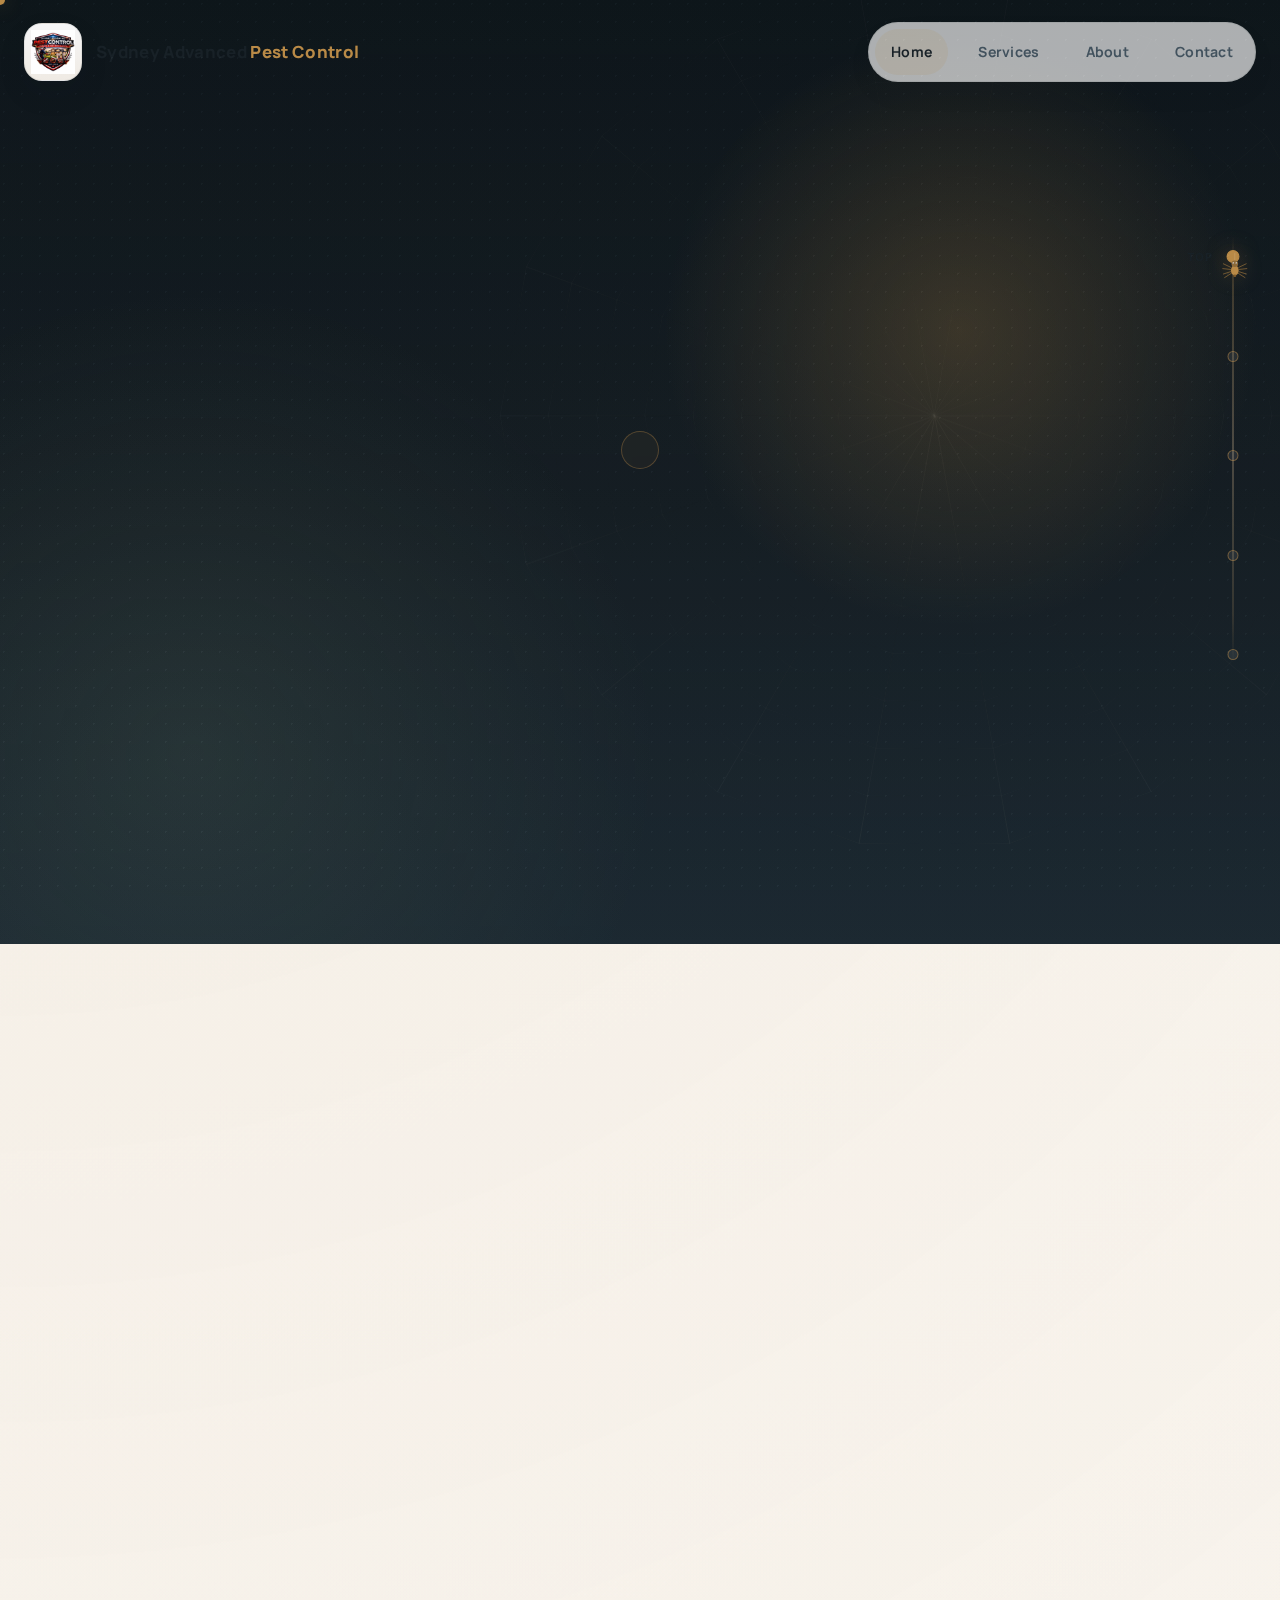
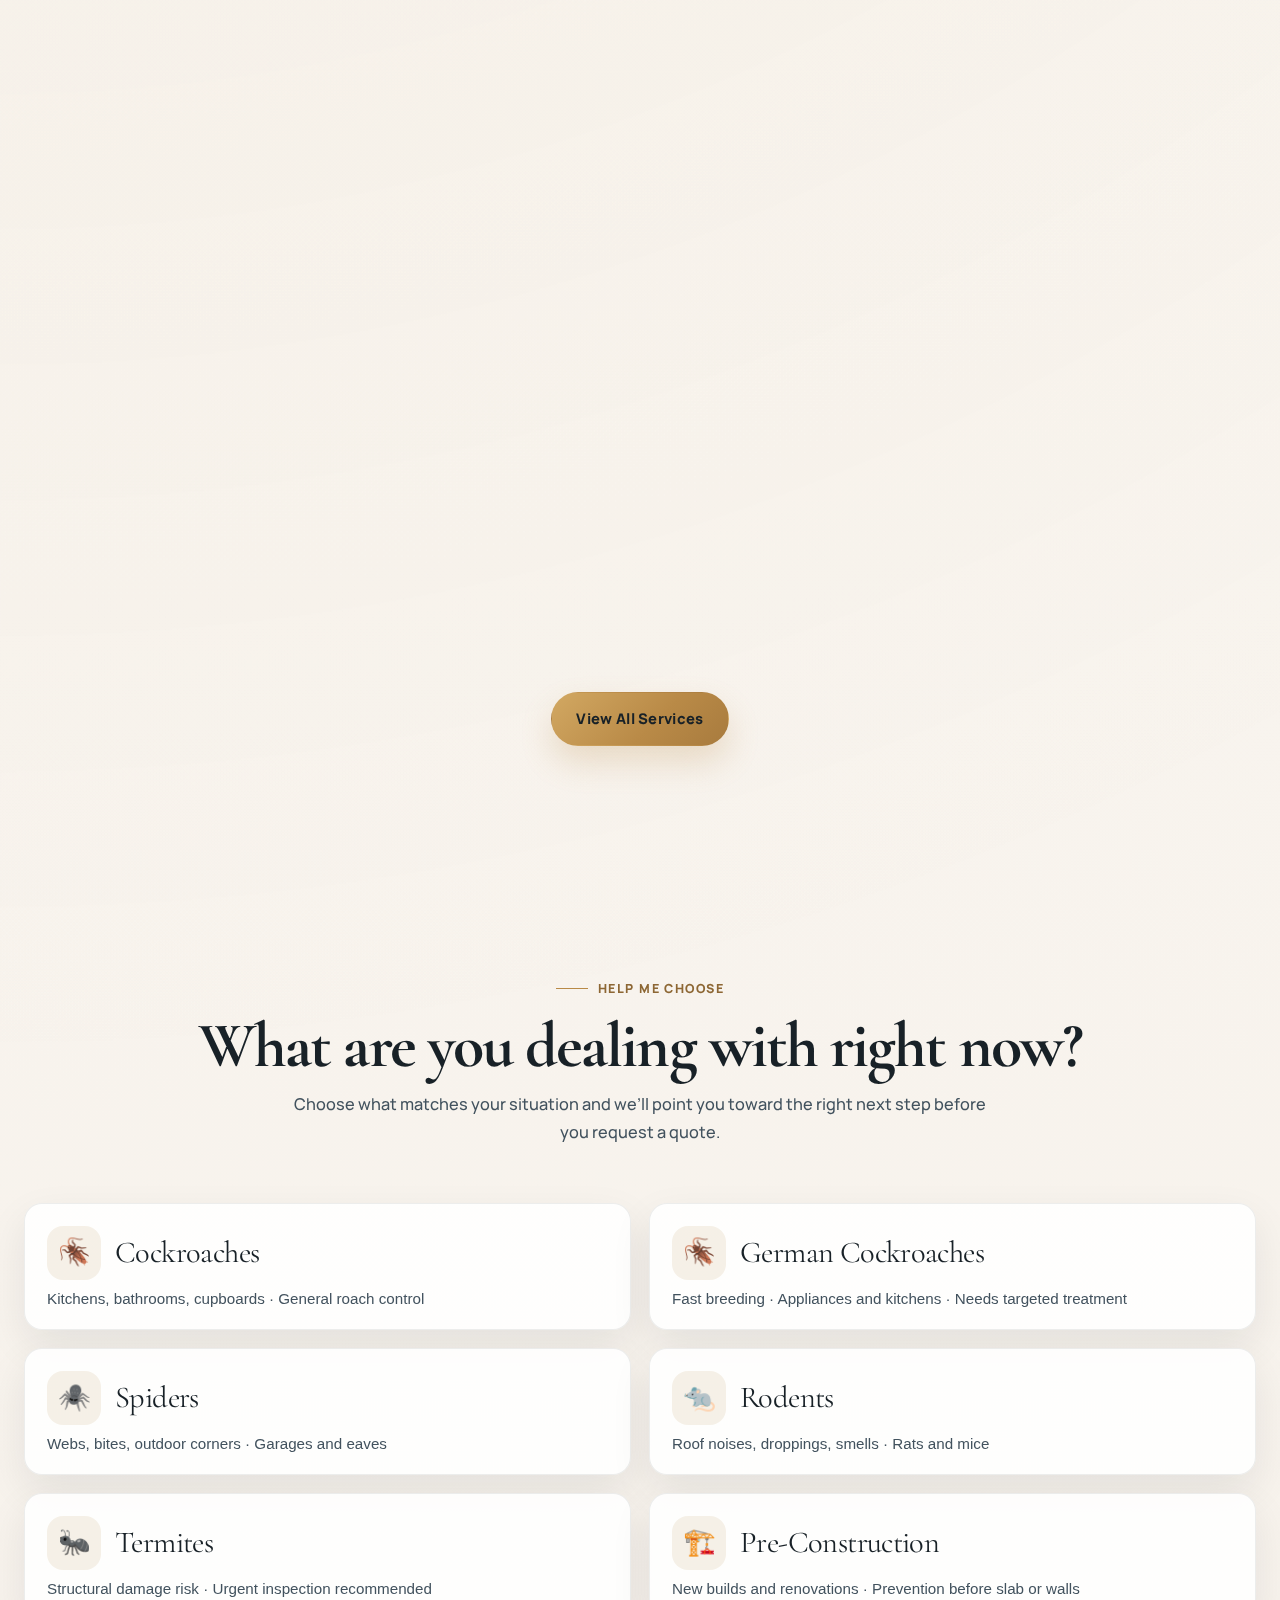
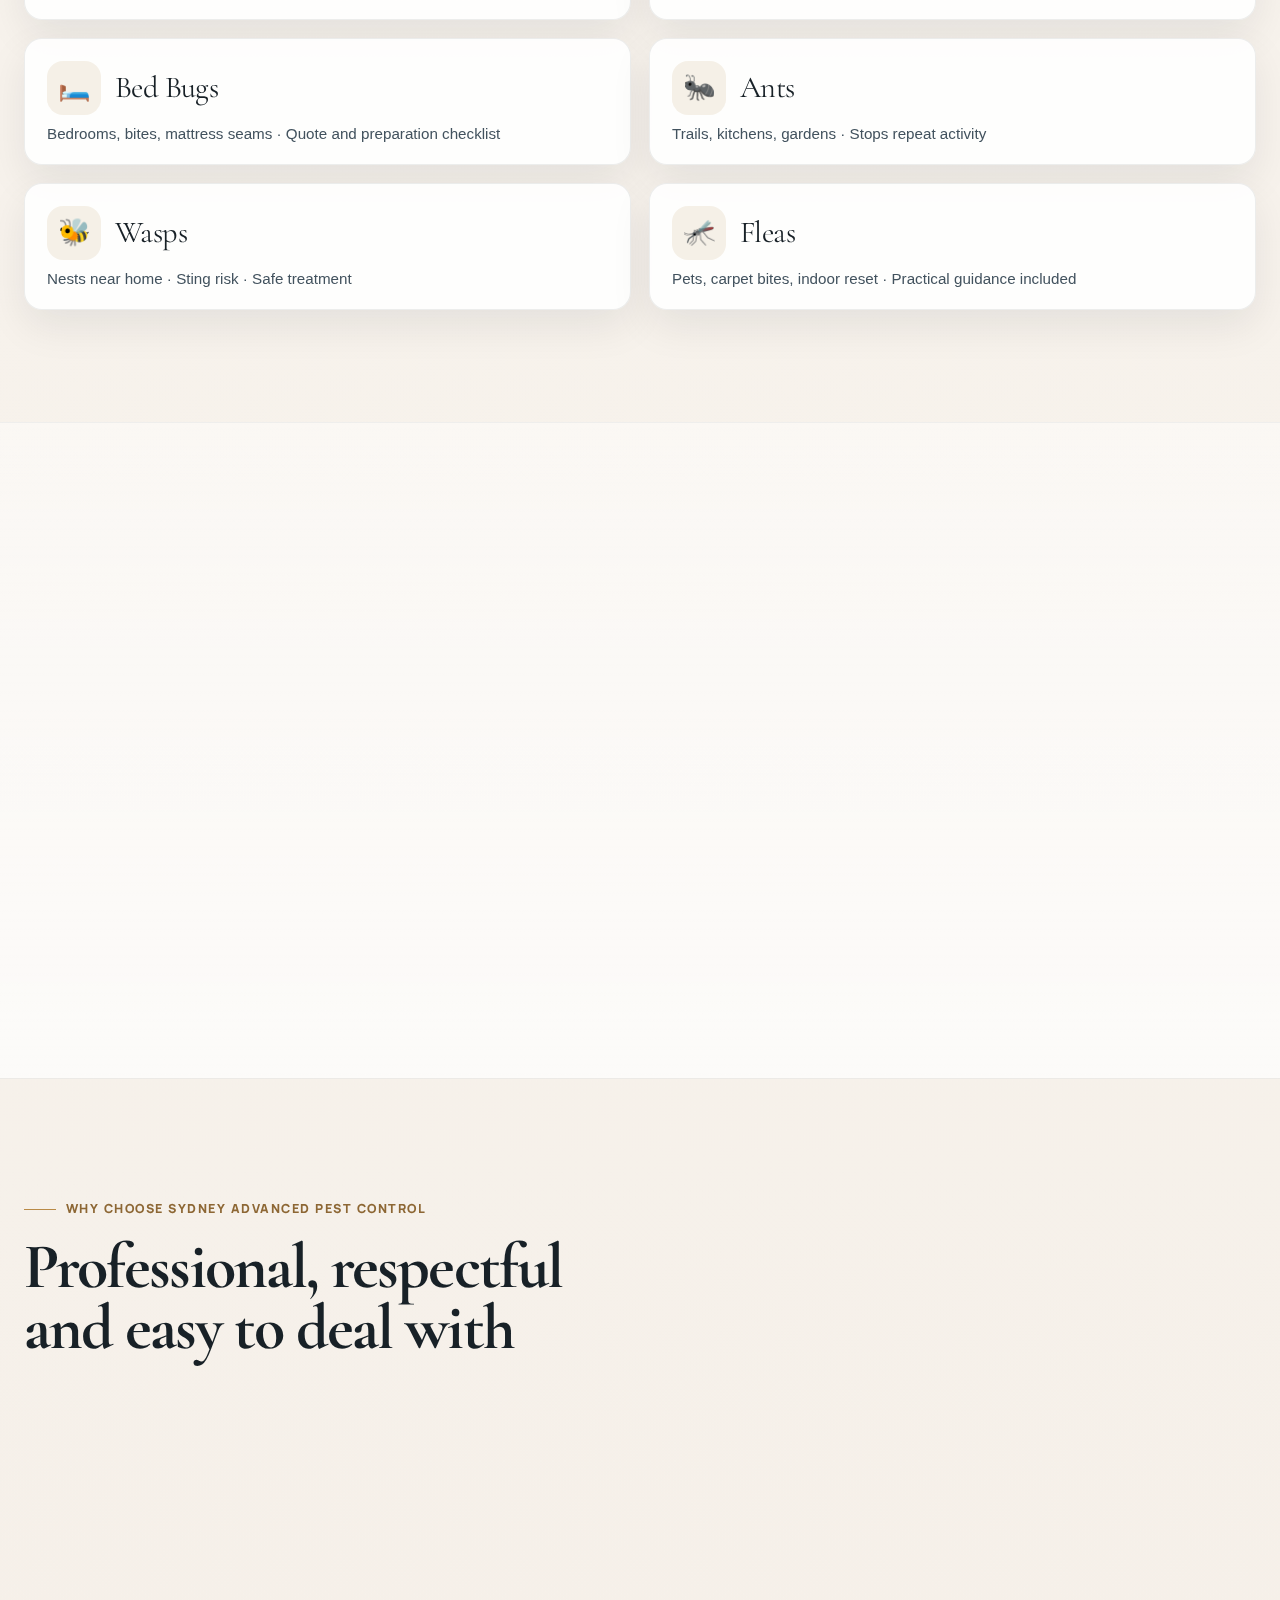
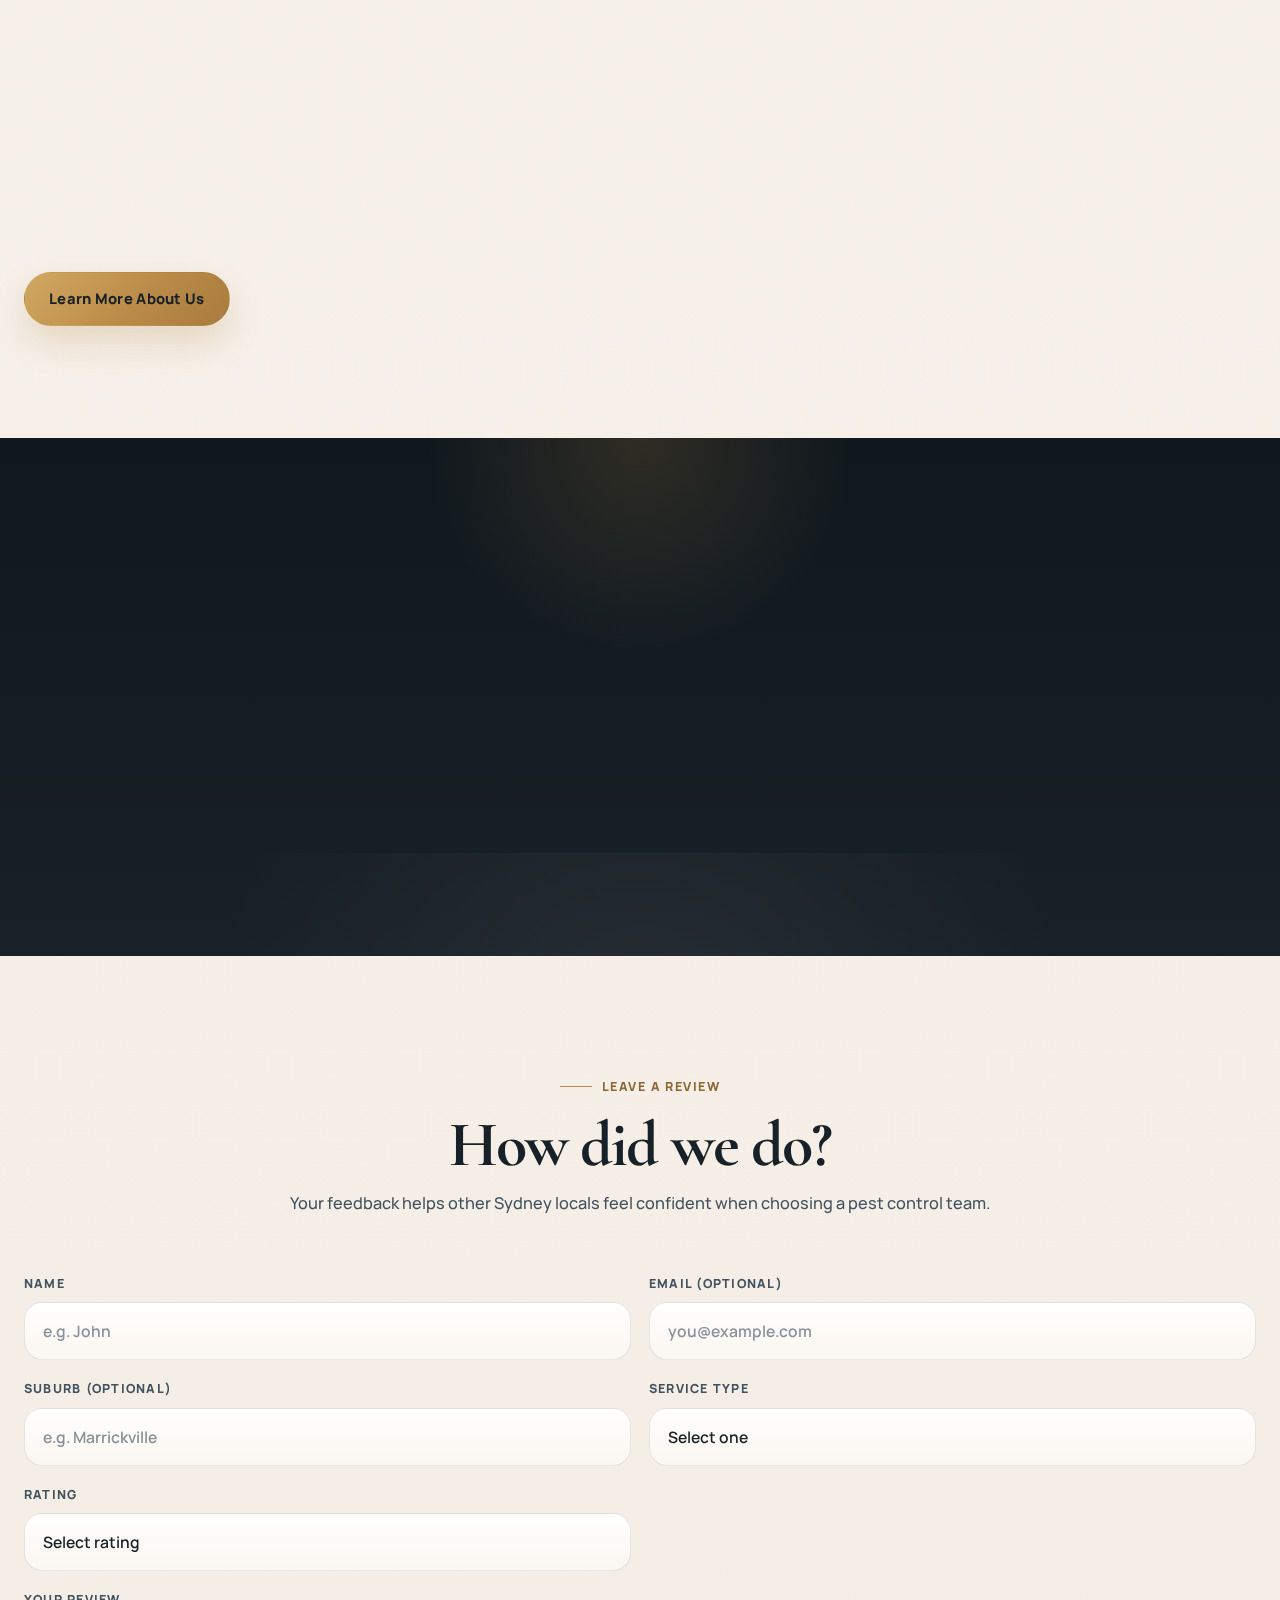
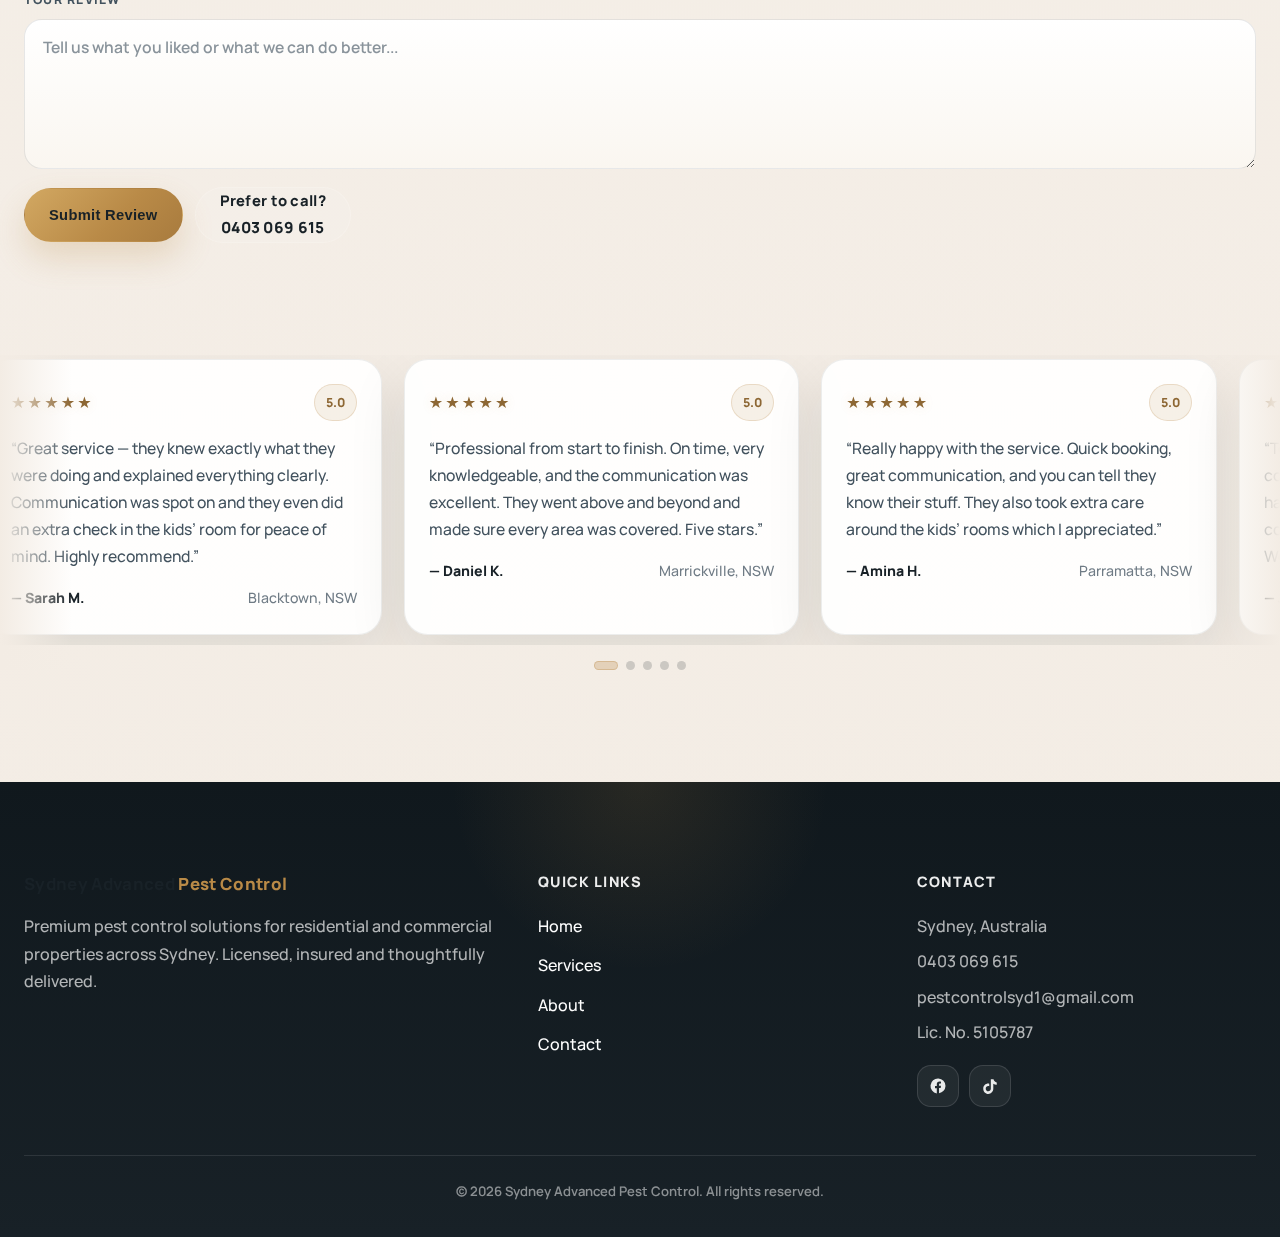
<file: index.html>
<!DOCTYPE html>
<html lang="en">
<head>
  <meta charset="UTF-8">
  <meta name="viewport" content="width=device-width, initial-scale=1.0">
  <title>Sydney Advanced Pest Control | SYDNEY</title>
  <meta name="description" content="Premium pest control across Sydney. Safe, respectful and effective treatments for cockroaches, spiders, rodents, ants, bed bugs, termites and more. Call 0403 069 615.">
  <meta name="robots" content="index, follow">
  <meta name="theme-color" content="#182127">
  <link rel="canonical" href="https://pestcontrolsyd.com.au/">
  <meta property="og:title" content="Pest Control Sydney | PestControlSYD">
  <meta property="og:description" content="Premium pest control for homes and businesses across Sydney. Fast response, safe treatments and inviting service you can trust.">
  <meta property="og:type" content="website">
  <meta property="og:url" content="https://pestcontrolsyd.com.au/">
  <meta property="og:site_name" content="PestControlSYD">
  <meta name="twitter:card" content="summary">
  <meta name="twitter:title" content="Pest Control Sydney | PestControlSYD">
  <meta name="twitter:description" content="Premium pest control across Sydney. Safe, eco-conscious treatments and fast response.">
  <link rel="stylesheet" href="styles.css">
  <link rel="preconnect" href="https://fonts.googleapis.com">
  <link rel="preconnect" href="https://fonts.gstatic.com" crossorigin>
  <link href="https://fonts.googleapis.com/css2?family=Cormorant+Garamond:wght@500;600;700&family=Manrope:wght@400;500;600;700;800&display=swap" rel="stylesheet">
  <script type="application/ld+json">
  {
    "@context": "https://schema.org",
    "@type": "LocalBusiness",
    "name": "PestControlSYD",
    "description": "Premium pest control services across Sydney.",
    "areaServed": "Sydney NSW, Australia",
    "telephone": "+61403069615",
    "email": "pestcontrolsyd1@gmail.com",
    "url": "https://pestcontrolsyd.com.au/",
    "serviceType": ["Pest Control","Rodent Control","Spider Control","Cockroach Control","Ant Control","Bed Bug Treatment","Termite Treatment"],
    "address": {
      "@type": "PostalAddress",
      "addressLocality": "Sydney",
      "addressRegion": "NSW",
      "addressCountry": "AU"
    }
  }
  </script>
</head>
<body>

<div class="cursor" id="cursor"></div>
<div class="cursor-ring" id="cursorRing"></div>

<div class="web-nav" aria-label="Section navigation">
  <div class="web-line" aria-hidden="true"></div>

  <button class="web-node is-active" data-target=".hero" aria-label="Go to top">
    <span class="node-dot"></span>
    <span class="node-label">Top</span>
  </button>
  <button class="web-node" data-target=".services-preview" aria-label="Go to services">
    <span class="node-dot"></span>
    <span class="node-label">Services</span>
  </button>
  <button class="web-node" data-target=".process-section" aria-label="Go to process">
    <span class="node-dot"></span>
    <span class="node-label">Process</span>
  </button>
  <button class="web-node" data-target=".why-section" aria-label="Go to why us">
    <span class="node-dot"></span>
    <span class="node-label">Why Us</span>
  </button>
  <button class="web-node" data-target=".cta-section" aria-label="Go to quote section">
    <span class="node-dot"></span>
    <span class="node-label">Quote</span>
  </button>

  <div class="web-spider" id="webSpider" aria-hidden="true">
    <div class="spider-body-wrap">
      <svg class="spider-svg" viewBox="0 0 100 100" fill="none" xmlns="http://www.w3.org/2000/svg">
        <ellipse cx="50" cy="58" rx="13" ry="17" fill="#B98A47"/>
        <circle cx="50" cy="36" r="11" fill="#8D6B3A"/>
        <circle cx="45" cy="33" r="2.5" fill="#F7F3EE"/>
        <circle cx="55" cy="33" r="2.5" fill="#F7F3EE"/>
        <circle cx="45.8" cy="33.8" r="1" fill="#182127"/>
        <circle cx="55.8" cy="33.8" r="1" fill="#182127"/>
        <line x1="37" y1="48" x2="12" y2="36" stroke="#8D6B3A" stroke-width="2.5" stroke-linecap="round"/>
        <line x1="37" y1="55" x2="10" y2="52" stroke="#8D6B3A" stroke-width="2.5" stroke-linecap="round"/>
        <line x1="37" y1="62" x2="12" y2="70" stroke="#8D6B3A" stroke-width="2.5" stroke-linecap="round"/>
        <line x1="38" y1="68" x2="16" y2="82" stroke="#8D6B3A" stroke-width="2.5" stroke-linecap="round"/>
        <line x1="63" y1="48" x2="88" y2="36" stroke="#8D6B3A" stroke-width="2.5" stroke-linecap="round"/>
        <line x1="63" y1="55" x2="90" y2="52" stroke="#8D6B3A" stroke-width="2.5" stroke-linecap="round"/>
        <line x1="63" y1="62" x2="88" y2="70" stroke="#8D6B3A" stroke-width="2.5" stroke-linecap="round"/>
        <line x1="62" y1="68" x2="84" y2="82" stroke="#8D6B3A" stroke-width="2.5" stroke-linecap="round"/>
        <ellipse cx="50" cy="76" rx="5" ry="4" fill="#7C5A2C"/>
        <line x1="50" y1="25" x2="50" y2="0" stroke="rgba(255,255,255,0.55)" stroke-width="0.8"/>
      </svg>
    </div>
  </div>
</div>

<div class="mobile-menu-overlay" id="mobileMenuOverlay">
  <button class="close-menu" id="closeMenu" aria-label="Close menu">×</button>
  <nav class="mobile-nav" aria-label="Mobile navigation">
    <a href="index.html" class="mobile-nav-link active">Home</a>
    <a href="services.html" class="mobile-nav-link">Services</a>
    <a href="about.html" class="mobile-nav-link">About</a>
    <a href="contact.html" class="mobile-nav-link">Contact</a>
  </nav>
  <div class="mobile-menu-cta">
    <a href="tel:0403069615" class="cta-button-alt">Call 0403 069 615</a>
  </div>
</div>

<header class="header">
  <div class="container">
    <div class="header-content">
      <div class="logo">
        <a href="index.html" class="logo-link" aria-label="PestControlSYD home">
          <span class="logo-mark">
            <img src="assets/logo.png" class="logo-img" alt="PestControlSYD logo" onerror="this.style.display='none'">
          </span>
          <span class="logo-main">Sydney Advanced <span class="logo-accent">Pest Control</span></span>
        </a>
      </div>

      <button class="menu-toggle" id="menuToggle" aria-label="Open menu" aria-controls="mobileMenuOverlay" aria-expanded="false">
        <span></span><span></span><span></span>
      </button>

      <nav class="desktop-nav" aria-label="Primary navigation">
        <a href="index.html" class="nav-link active">Home</a>
        <a href="services.html" class="nav-link">Services</a>
        <a href="about.html" class="nav-link">About</a>
        <a href="contact.html" class="nav-link">Contact</a>
      </nav>
    </div>
  </div>
</header>

<section class="hero">
  <canvas id="heroCanvas" aria-hidden="true"></canvas>
  <div class="hero-bg-gradient"></div>

  <div class="container">
    <div class="hero-content">
      <div class="hero-eyebrow">
        <span class="hero-eyebrow-line"></span>
        <span class="hero-eyebrow-text">Licensed · Insured · Same-day Sydney service</span>
      </div>

      <h1 class="hero-title">
        <span class="hero-title-line"><span class="hero-title-line-inner">Sydney</span></span>
        <span class="hero-title-line"><span class="hero-title-line-inner accent">Advanced</span></span>
        <span class="hero-title-line"><span class="hero-title-line-inner">Pest Control</span></span>
      </h1>

      <p class="hero-sub">
        Fast response, respectful service and long-lasting treatments for homes and businesses — delivered by a team locals trust.
      </p>

      <div class="hero-cta">
        <a href="contact.html" class="cta-button">Get Free Quote</a>
        <a href="tel:0403069615" class="cta-button-secondary">
          <span aria-hidden="true">📞</span>
          0403 069 615
        </a>
      </div>

      <div class="hero-stats" aria-label="Company highlights">
        <div class="stat-item">
          <div class="stat-number">12+</div>
          <div class="stat-label">Years in Sydney</div>
        </div>
        <div class="stat-item">
          <div class="stat-number">5,000+</div>
          <div class="stat-label">Clients helped</div>
        </div>
        <div class="stat-item">
          <div class="stat-number">5★</div>
          <div class="stat-label">Trusted service</div>
        </div>
        <div class="stat-item">
          <div class="stat-number">Fast</div>
          <div class="stat-label">Response times</div>
        </div>
      </div>
    </div>
  </div>
</section>

<section class="services-preview">
  <div class="container">
    <div class="section-header" data-animation="fade-up">
      <span class="section-label">What We Do</span>
      <h2 class="section-title">Complete pest solutions for every property</h2>
      <p class="section-copy">From urgent infestations to long-term prevention, we deliver practical treatments that feel straightforward, professional and reassuring.</p>
    </div>

    <div class="services-grid">
      <div class="service-card" data-animation="rotate-in">
        <span class="service-icon">🪳</span>
        <h3 class="service-name">Cockroaches</h3>
        <p class="service-desc">Targeted baiting, residual protection and treatment plans designed to reduce activity fast and keep it that way.</p>
        <a href="services.html" class="service-link">Learn More →</a>
      </div>

      <div class="service-card" data-animation="rotate-in">
        <span class="service-icon">🕷️</span>
        <h3 class="service-name">Spiders</h3>
        <p class="service-desc">Safe internal and external treatments for common household spiders, redbacks and recurring web activity.</p>
        <a href="services.html" class="service-link">Learn More →</a>
      </div>

      <div class="service-card" data-animation="rotate-in">
        <span class="service-icon">🐀</span>
        <h3 class="service-name">Rodents</h3>
        <p class="service-desc">Humane and effective rodent control with inspection, baiting, monitoring and advice to prevent re-entry.</p>
        <a href="services.html" class="service-link">Learn More →</a>
      </div>

      <div class="service-card" data-animation="rotate-in">
        <span class="service-icon">🐝</span>
        <h3 class="service-name">Bees &amp; Wasps</h3>
        <p class="service-desc">Professional nest treatment and removal with safety-first handling for homes, businesses and outdoor areas.</p>
        <a href="services.html" class="service-link">Learn More →</a>
      </div>

      <div class="service-card" data-animation="rotate-in">
        <span class="service-icon">🐜</span>
        <h3 class="service-name">Ants</h3>
        <p class="service-desc">Colony-focused solutions that stop repeat trails and restore control around kitchens, gardens and entry points.</p>
        <a href="services.html" class="service-link">Learn More →</a>
      </div>

      <div class="service-card" data-animation="rotate-in">
        <span class="service-icon">🛏️</span>
        <h3 class="service-name">Bed Bugs</h3>
        <p class="service-desc">Structured treatment programs with clear preparation guidance and multi-visit support where required.</p>
        <a href="services.html" class="service-link">Learn More →</a>
      </div>

      <div class="service-card" data-animation="fade-up">
        <span class="service-icon">🪳</span>
        <h3 class="service-name">German Cockroaches</h3>
        <p class="service-desc">Specialist treatment plans for stubborn infestations in kitchens, appliances and high-risk commercial spaces.</p>
        <a href="services.html" class="service-link">Learn More →</a>
      </div>

      <div class="service-card" data-animation="rotate-in">
        <span class="service-icon">🐜</span>
        <h3 class="service-name">Termites</h3>
        <p class="service-desc">Inspection-led termite protection, barrier options and prevention strategies tailored to your property.</p>
        <a href="services.html" class="service-link">Learn More →</a>
      </div>

      <div class="service-card" data-animation="rotate-in">
        <span class="service-icon">🦟</span>
        <h3 class="service-name">Fleas</h3>
        <p class="service-desc">Pet-aware treatments that target the full flea lifecycle and help reset indoor comfort quickly.</p>
        <a href="services.html" class="service-link">Learn More →</a>
      </div>
    </div>

    <div class="services-cta">
      <a href="services.html" class="cta-button">View All Services</a>
    </div>
  </div>
</section>

<section class="help-section" id="help">
  <div class="container">
    <div class="section-header">
      <span class="section-label">Help Me Choose</span>
      <h2 class="section-title">What are you dealing with right now?</h2>
      <p class="help-sub">Choose what matches your situation and we’ll point you toward the right next step before you request a quote.</p>
    </div>

    <div class="help-grid">
      <button class="help-card" type="button"
        data-pest="Cockroaches"
        data-msg="Most cockroach problems need a targeted barrier treatment with baiting in cracks, cupboards and hot zones. We’ll confirm the best approach after a quick check.">
        <div class="help-head">
          <span class="help-emoji" aria-hidden="true">🪳</span>
          <span class="help-name">Cockroaches</span>
        </div>
        <span class="help-desc">Kitchens, bathrooms, cupboards · General roach control</span>
      </button>

      <button class="help-card" type="button"
        data-pest="German Cockroaches"
        data-msg="German roaches usually need a focused treatment plan with gel baiting, growth regulator and follow-up support to break the breeding cycle.">
        <div class="help-head">
          <span class="help-emoji" aria-hidden="true">🪳</span>
          <span class="help-name">German Cockroaches</span>
        </div>
        <span class="help-desc">Fast breeding · Appliances and kitchens · Needs targeted treatment</span>
      </button>

      <button class="help-card" type="button"
        data-pest="Spiders"
        data-msg="Spider activity is best handled with an exterior barrier treatment plus web removal and attention to corners, eaves and garage areas.">
        <div class="help-head">
          <span class="help-emoji" aria-hidden="true">🕷️</span>
          <span class="help-name">Spiders</span>
        </div>
        <span class="help-desc">Webs, bites, outdoor corners · Garages and eaves</span>
      </button>

      <button class="help-card" type="button"
        data-pest="Rodents"
        data-msg="Scratching in the roof or droppings around the property usually means inspection, baiting or trapping and advice on sealing entry points to stop re-entry.">
        <div class="help-head">
          <span class="help-emoji" aria-hidden="true">🐀</span>
          <span class="help-name">Rodents</span>
        </div>
        <span class="help-desc">Roof noises, droppings, smells · Rats and mice</span>
      </button>

      <button class="help-card" type="button"
        data-pest="Termites"
        data-msg="Termites are urgent. The safest next step is a termite inspection as soon as possible so we can recommend the right barrier or baiting solution.">
        <div class="help-head">
          <span class="help-emoji" aria-hidden="true">🐜</span>
          <span class="help-name">Termites</span>
        </div>
        <span class="help-desc">Structural damage risk · Urgent inspection recommended</span>
      </button>

      <button class="help-card" type="button"
        data-pest="Termites (Pre-Construction)"
        data-msg="Building or renovating? Pre-construction termite protection is the smartest time to plan long-term prevention. We can guide the best barrier option for your build.">
        <div class="help-head">
          <span class="help-emoji" aria-hidden="true">🏗️</span>
          <span class="help-name">Pre-Construction</span>
        </div>
        <span class="help-desc">New builds and renovations · Prevention before slab or walls</span>
      </button>

      <button class="help-card" type="button"
        data-pest="Bed Bugs"
        data-msg="Bed bugs require a very specific treatment plan. We’ll guide you through preparation and recommend the right solution based on the rooms affected.">
        <div class="help-head">
          <span class="help-emoji" aria-hidden="true">🛏️</span>
          <span class="help-name">Bed Bugs</span>
        </div>
        <span class="help-desc">Bedrooms, bites, mattress seams · Quote and preparation checklist</span>
      </button>

      <button class="help-card" type="button"
        data-pest="Ants"
        data-msg="Ant trails are usually best treated with colony-focused baiting and perimeter protection to stop repeat activity instead of just treating visible ants.">
        <div class="help-head">
          <span class="help-emoji" aria-hidden="true">🐜</span>
          <span class="help-name">Ants</span>
        </div>
        <span class="help-desc">Trails, kitchens, gardens · Stops repeat activity</span>
      </button>

      <button class="help-card" type="button"
        data-pest="Wasps"
        data-msg="Wasps can escalate quickly. The safest next step is nest identification and professional removal, especially near eaves, sheds and entertaining areas.">
        <div class="help-head">
          <span class="help-emoji" aria-hidden="true">🐝</span>
          <span class="help-name">Wasps</span>
        </div>
        <span class="help-desc">Nests near home · Sting risk · Safe treatment</span>
      </button>

      <button class="help-card" type="button"
        data-pest="Fleas"
        data-msg="Fleas usually need an indoor treatment plus guidance around pets, bedding and washing routines so the whole cycle is properly addressed.">
        <div class="help-head">
          <span class="help-emoji" aria-hidden="true">🦟</span>
          <span class="help-name">Fleas</span>
        </div>
        <span class="help-desc">Pets, carpet bites, indoor reset · Practical guidance included</span>
      </button>
    </div>

    <div class="help-result" id="helpResult" aria-live="polite" hidden>
      <div class="help-result-inner">
        <h3 id="helpResultTitle"></h3>
        <p id="helpResultText"></p>
        <div class="help-actions">
          <a class="cta-button" id="helpQuoteBtn" href="contact.html">Get Free Quote</a>
          <a class="cta-button-secondary" href="tel:0403069615">Call 0403 069 615</a>
        </div>
      </div>
    </div>
  </div>
</section>

<section class="process-section">
  <div class="container">
    <div class="section-header" data-animation="fade-up">
      <span class="section-label">How It Works</span>
      <h2 class="section-title">A clear, simple process</h2>
      <p class="section-copy">We keep everything straightforward so you know what’s happening, what’s being treated and what to expect next.</p>
    </div>

    <div class="process-grid">
      <div class="process-card" data-animation="fade-right">
        <div class="process-number">01</div>
        <div class="process-content">
          <h3 class="process-title">Inspection</h3>
          <p class="process-desc">We inspect the property, identify likely entry points, activity zones and risk areas, then explain the most suitable treatment path in plain language.</p>
        </div>
      </div>

      <div class="process-card" data-animation="fade-left">
        <div class="process-number">02</div>
        <div class="process-content">
          <h3 class="process-title">Treatment</h3>
          <p class="process-desc">We apply the right treatment with care, leave clear guidance where needed and focus on practical prevention so the problem stays controlled longer.</p>
        </div>
      </div>
    </div>
  </div>
</section>

<section class="why-section">
  <div class="container">
    <div class="why-content">
      <div class="why-text">
        <span class="section-label">Why Choose Sydney Advanced Pest Control</span>
        <h2 class="section-title">Professional, respectful and easy to deal with</h2>
        <ul class="why-list">
          <li data-animation="fade-right">
            <span class="list-icon">✓</span>
            <span>12+ years of hands-on pest control experience across Sydney</span>
          </li>
          <li data-animation="fade-right">
            <span class="list-icon">✓</span>
            <span>Licensed and insured professionals with clear communication</span>
          </li>
          <li data-animation="fade-right">
            <span class="list-icon">✓</span>
            <span>Eco-conscious treatment options where suitable</span>
          </li>
          <li data-animation="fade-right">
            <span class="list-icon">✓</span>
            <span>Integrated pest management for long-term prevention</span>
          </li>
          <li data-animation="fade-right">
            <span class="list-icon">✓</span>
            <span>Same-day availability for urgent Sydney call-outs</span>
          </li>
          <li data-animation="fade-right">
            <span class="list-icon">✓</span>
            <span>Trusted by thousands of homes and businesses</span>
          </li>
        </ul>
        <a href="about.html" class="cta-button">Learn More About Us</a>
      </div>

      <div class="why-image" data-animation="fade-left">
        <img src="assets/business.png" alt="Professional pest control service in Sydney" onerror="this.style.background='var(--surface)';this.style.minHeight='460px';this.removeAttribute('src')">
      </div>
    </div>
  </div>
</section>

<section class="cta-section">
  <div class="container">
    <div class="cta-content" data-animation="fade-up">
      <h2 class="cta-title">Ready to protect your property?</h2>
      <p class="cta-text">Get a free quote today and we’ll guide you toward the right treatment with no pressure and no fuss.</p>
      <div class="cta-buttons">
        <a href="contact.html" class="cta-button">Get Free Quote</a>
        <a href="tel:0403069615" class="cta-button-alt">Call 0403 069 615</a>
      </div>
    </div>
  </div>
</section>

<section class="leave-review" id="leave-review">
  <div class="container">
    <div class="section-header">
      <span class="section-label">Leave a Review</span>
      <h2 class="section-title">How did we do?</h2>
      <p class="help-sub">Your feedback helps other Sydney locals feel confident when choosing a pest control team.</p>
    </div>

    <form class="review-form" id="reviewForm" action="https://formsubmit.co/pestcontrolsyd1@gmail.com" method="POST">
      <input type="hidden" name="_subject" value="New Review Submitted - PestControlSYD">
      <input type="hidden" name="_template" value="table">
      <input type="hidden" name="_captcha" value="false">
      <input type="hidden" name="_next" value="https://pestcontrolsyd.com.au/index.html?review=1">
      <input type="hidden" name="_replyto" value="">
      <input type="text" name="_honey" class="hp-field" tabindex="-1" autocomplete="off">

      <div class="review-grid">
        <div class="review-field">
          <label for="reviewName">Name</label>
          <input id="reviewName" name="name" type="text" placeholder="e.g. John" required>
        </div>

        <div class="review-field">
          <label for="reviewEmail">Email (optional)</label>
          <input id="reviewEmail" name="email" type="email" placeholder="you@example.com">
        </div>

        <div class="review-field">
          <label for="reviewSuburb">Suburb (optional)</label>
          <input id="reviewSuburb" name="suburb" type="text" placeholder="e.g. Marrickville">
        </div>

        <div class="review-field">
          <label for="reviewService">Service type</label>
          <select id="reviewService" name="service" required>
            <option value="" selected disabled>Select one</option>
            <option>Cockroaches</option>
            <option>Spiders</option>
            <option>Rodents</option>
            <option>Termites</option>
            <option>Bed Bugs</option>
            <option>Ants</option>
            <option>Other</option>
          </select>
        </div>

        <div class="review-field">
          <label for="reviewRating">Rating</label>
          <select id="reviewRating" name="rating" required>
            <option value="" selected disabled>Select rating</option>
            <option value="5">★★★★★ (5)</option>
            <option value="4">★★★★☆ (4)</option>
            <option value="3">★★★☆☆ (3)</option>
            <option value="2">★★☆☆☆ (2)</option>
            <option value="1">★☆☆☆☆ (1)</option>
          </select>
        </div>

        <div class="review-field full">
          <label for="reviewText">Your review</label>
          <textarea id="reviewText" name="review" placeholder="Tell us what you liked or what we can do better..." required></textarea>
        </div>

        <div class="review-actions full">
          <button class="cta-button" type="submit">Submit Review</button>
          <a class="cta-button-secondary cta-call" href="tel:0403069615">
            <span>Prefer to call?</span>
            <strong>0403 069 615</strong>
          </a>
        </div>

        <div class="review-success full" id="reviewSuccess" style="display:none;">
          Thanks — your review has been received.
        </div>
      </div>
    </form>
  </div>
</section>

<div class="reviews-carousel" data-carousel>
  <div class="rev-track" data-track>
    <article class="review-card">
      <div class="review-card-top">
        <div class="review-stars" aria-label="5 star rating">★★★★★</div>
        <span class="review-chip">5.0</span>
      </div>
      <p class="review-text">“Great service — they knew exactly what they were doing and explained everything clearly. Communication was spot on and they even did an extra check in the kids’ room for peace of mind. Highly recommend.”</p>
      <div class="review-meta">
        <span class="review-name">— Sarah M.</span>
        <span class="review-loc">Blacktown, NSW</span>
      </div>
    </article>

    <article class="review-card">
      <div class="review-card-top">
        <div class="review-stars" aria-label="5 star rating">★★★★★</div>
        <span class="review-chip">5.0</span>
      </div>
      <p class="review-text">“Professional from start to finish. On time, very knowledgeable, and the communication was excellent. They went above and beyond and made sure every area was covered. Five stars.”</p>
      <div class="review-meta">
        <span class="review-name">— Daniel K.</span>
        <span class="review-loc">Marrickville, NSW</span>
      </div>
    </article>

    <article class="review-card">
      <div class="review-card-top">
        <div class="review-stars" aria-label="5 star rating">★★★★★</div>
        <span class="review-chip">5.0</span>
      </div>
      <p class="review-text">“Really happy with the service. Quick booking, great communication, and you can tell they know their stuff. They also took extra care around the kids’ rooms which I appreciated.”</p>
      <div class="review-meta">
        <span class="review-name">— Amina H.</span>
        <span class="review-loc">Parramatta, NSW</span>
      </div>
    </article>

    <article class="review-card">
      <div class="review-card-top">
        <div class="review-stars" aria-label="5 star rating">★★★★★</div>
        <span class="review-chip">5.0</span>
      </div>
      <p class="review-text">“Top service. Clear advice, great communication, and they were thorough. We had issues coming back before with other companies — this time it was done properly. Would use again.”</p>
      <div class="review-meta">
        <span class="review-name">— Josh R.</span>
        <span class="review-loc">Shellharbour, NSW</span>
      </div>
    </article>

    <article class="review-card">
      <div class="review-card-top">
        <div class="review-stars" aria-label="5 star rating">★★★★★</div>
        <span class="review-chip">5.0</span>
      </div>
      <p class="review-text">“Excellent service and very knowledgeable. They explained the process, answered all questions, and even added extra treatment around the kids’ room. Super professional and friendly.”</p>
      <div class="review-meta">
        <span class="review-name">— Nicole T.</span>
        <span class="review-loc">Wollongong, NSW</span>
      </div>
    </article>
  </div>

  <div class="rev-dots" data-dots aria-label="Review navigation"></div>
</div>

<footer class="footer" role="contentinfo">
  <div class="container">
    <div class="footer-content">
      <div class="footer-column">
        <div class="footer-logo">
          <span class="logo-main">Sydney Advanced <span class="logo-accent">Pest Control</span></span>
        </div>
        <p class="footer-desc">Premium pest control solutions for residential and commercial properties across Sydney. Licensed, insured and thoughtfully delivered.</p>
      </div>

      <div class="footer-column">
        <h4 class="footer-title">Quick Links</h4>
        <nav class="footer-nav" aria-label="Footer navigation">
          <a href="index.html">Home</a>
          <a href="services.html">Services</a>
          <a href="about.html">About</a>
          <a href="contact.html">Contact</a>
        </nav>
      </div>

      <div class="footer-column">
        <h4 class="footer-title">Contact</h4>
        <div class="footer-contact">
          <p>Sydney, Australia</p>
          <p><a href="tel:0403069615">0403 069 615</a></p>
          <p><a href="mailto:pestcontrolsyd1@gmail.com">pestcontrolsyd1@gmail.com</a></p>
          <p class="license">Lic. No. 5105787</p>

          <div class="header-socials" aria-label="Social links">
            <a class="social-link" href="https://www.facebook.com/sydneyadvance.pest" target="_blank" rel="noopener noreferrer" aria-label="Facebook">
              <svg viewBox="0 0 24 24" aria-hidden="true">
                <path d="M22 12a10 10 0 1 0-11.6 9.9v-7H8v-2.9h2.4V9.8c0-2.4 1.4-3.7 3.6-3.7 1 0 2 .2 2 .2v2.2h-1.1c-1.1 0-1.5.7-1.5 1.4v1.7H16l-.4 2.9h-2.2v7A10 10 0 0 0 22 12z"></path>
              </svg>
            </a>

            <a class="social-link" href="https://www.tiktok.com/@jimmypesty" target="_blank" rel="noopener noreferrer" aria-label="TikTok">
              <svg viewBox="0 0 24 24" aria-hidden="true">
                <path d="M16.7 3c.6 2.3 2.1 3.8 4.3 4.2v3.2c-1.7.1-3.2-.4-4.6-1.3v6.7c0 3.7-3 6.7-6.7 6.7S3 19.2 3 15.5 6 8.8 9.7 8.8c.4 0 .9 0 1.3.1v3.4c-.4-.1-.8-.2-1.3-.2-1.9 0-3.4 1.5-3.4 3.4S7.8 19 9.7 19s3.4-1.5 3.4-3.4V3h3.6z"></path>
              </svg>
            </a>
          </div>
        </div>
      </div>
    </div>

    <div class="footer-bottom">
      <p>&copy; 2026 Sydney Advanced Pest Control. All rights reserved.</p>
    </div>
  </div>
</footer>

<script src="script.js"></script>
</body>
</html>
</file>
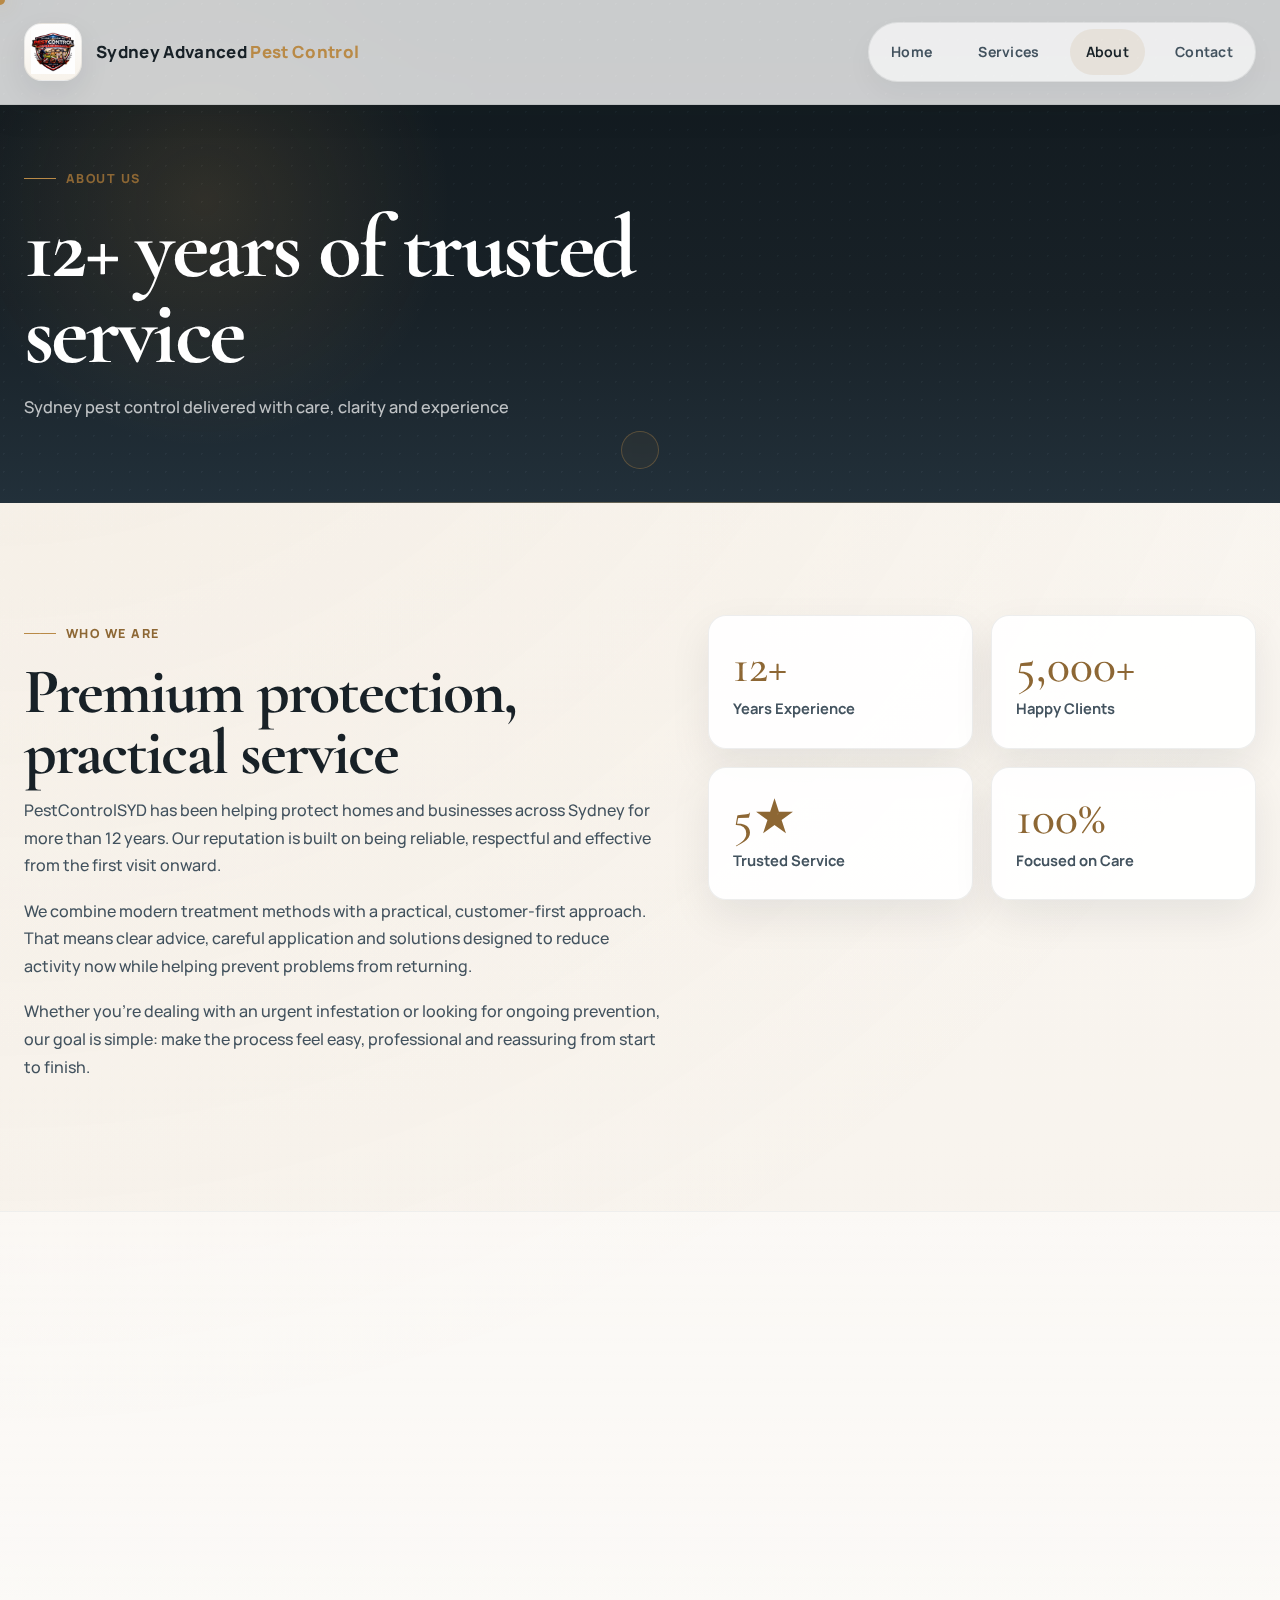
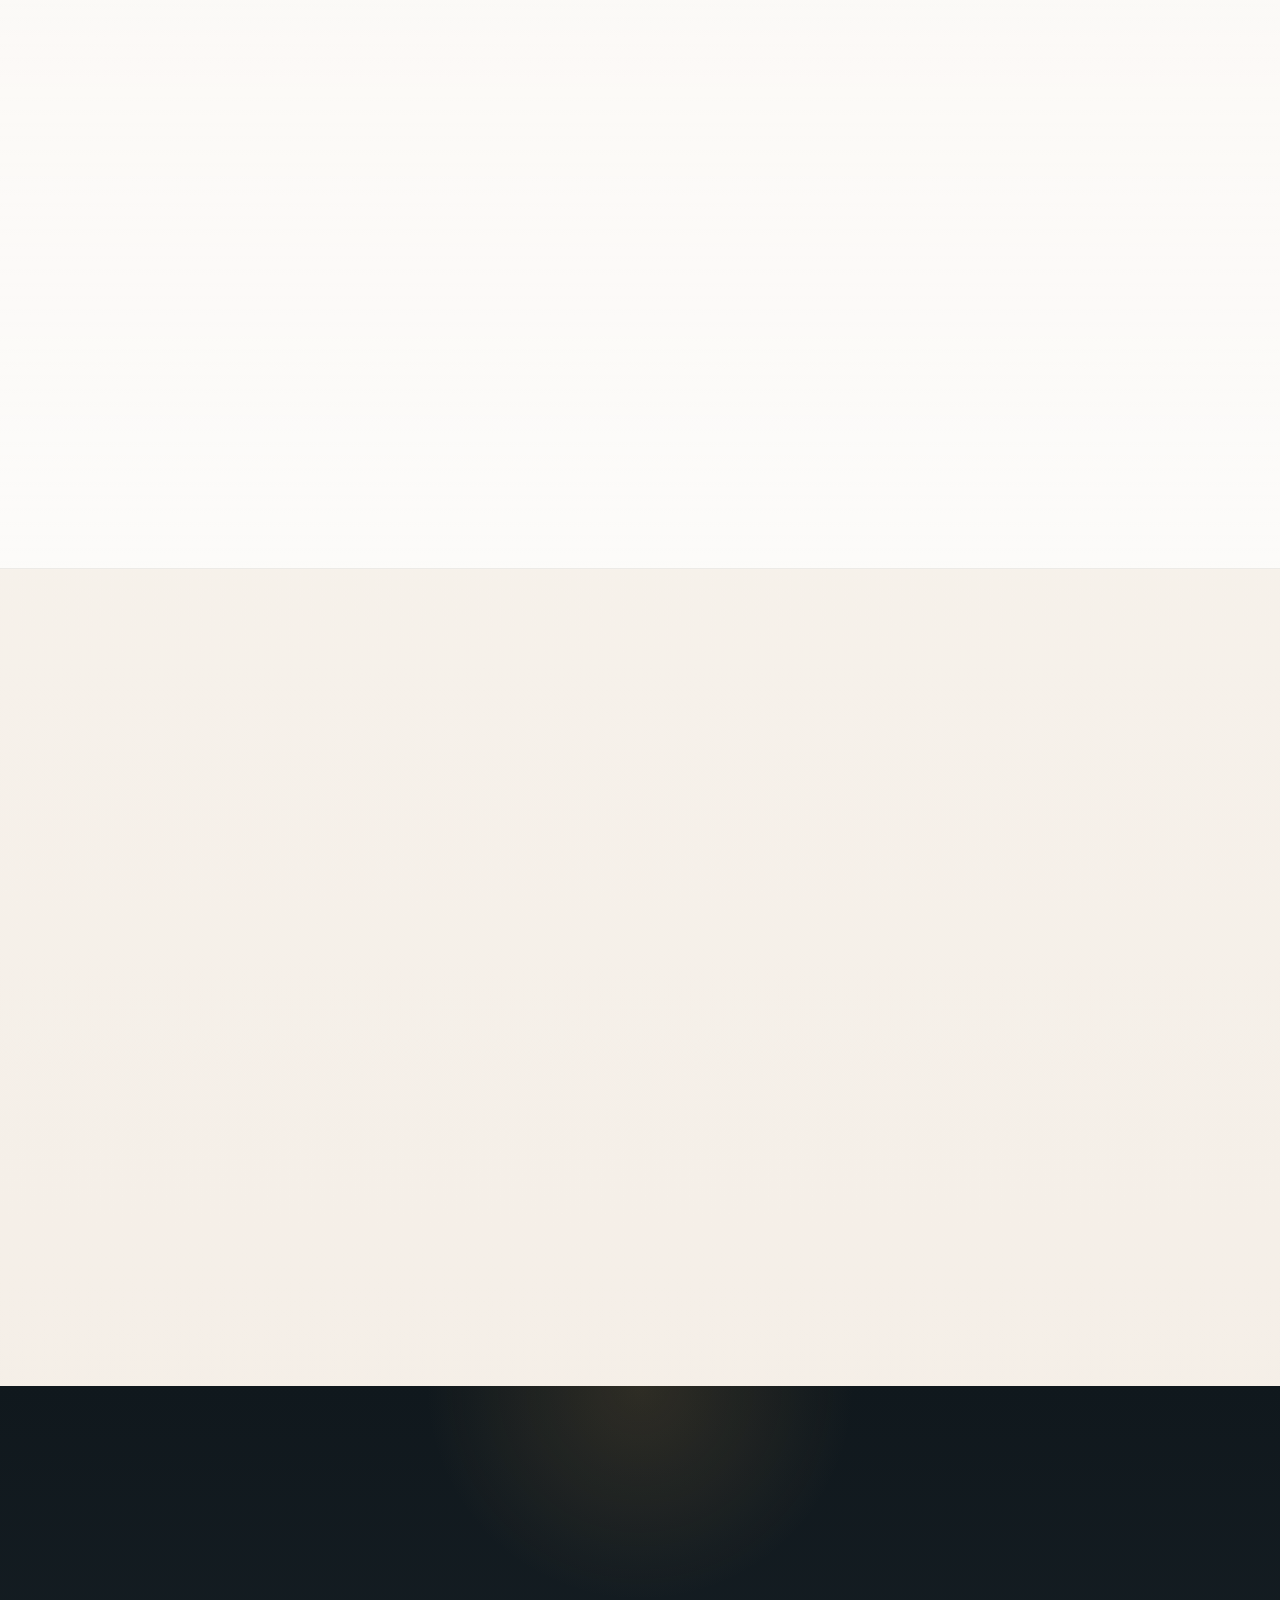
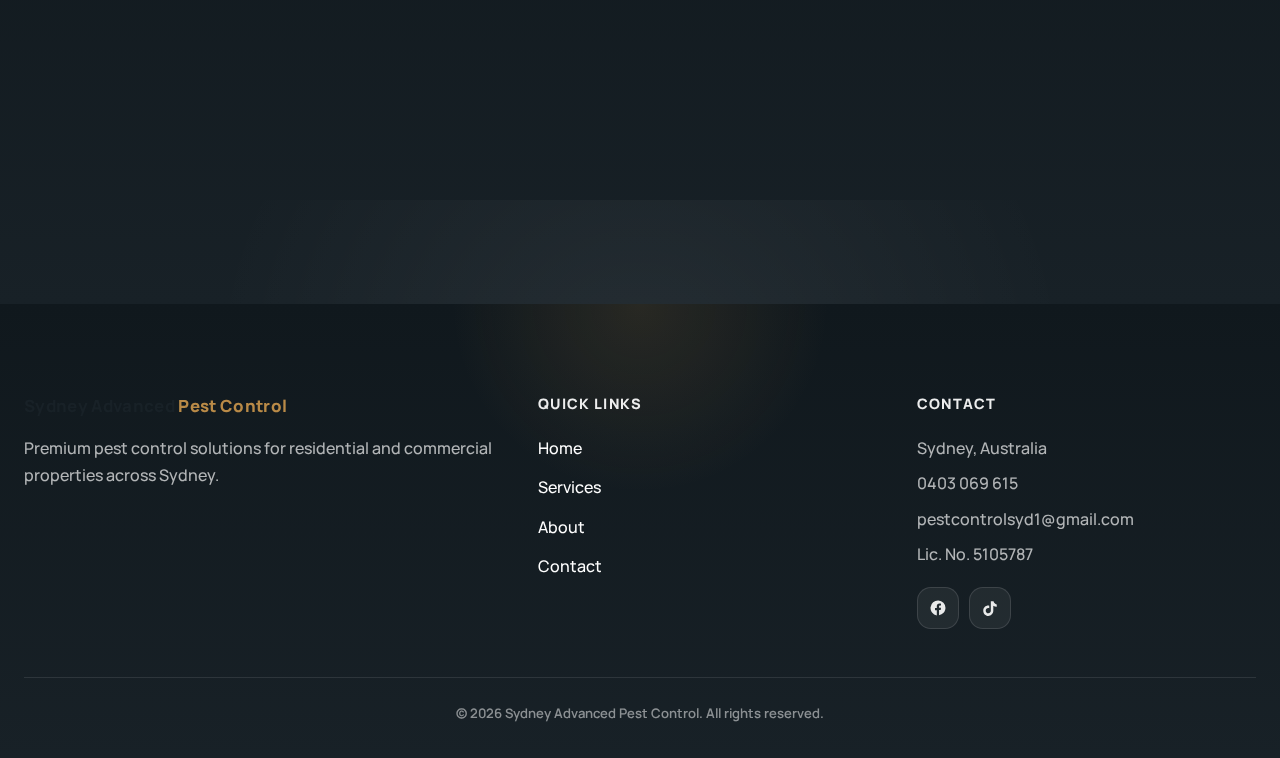
<file: about.html>
<!DOCTYPE html>
<html lang="en">
<head>
  <meta charset="UTF-8">
  <meta name="viewport" content="width=device-width, initial-scale=1.0">
  <title>About PestControlSYD | Premium Pest Control Sydney</title>
  <meta name="description" content="Learn about PestControlSYD — premium pest control experts serving Sydney since 2012. Licensed, insured and known for safe, effective treatments.">
  <meta name="robots" content="index, follow">
  <meta name="theme-color" content="#182127">
  <link rel="canonical" href="https://pestcontrolsyd.com.au/about.html">
  <meta property="og:title" content="About PestControlSYD | Premium Pest Control Sydney">
  <meta property="og:description" content="Sydney's trusted pest control team since 2012. Licensed, insured and focused on practical long-term results.">
  <meta property="og:type" content="website">
  <meta property="og:url" content="https://pestcontrolsyd.com.au/about.html">
  <link rel="stylesheet" href="styles.css">
  <link rel="preconnect" href="https://fonts.googleapis.com">
  <link rel="preconnect" href="https://fonts.gstatic.com" crossorigin>
  <link href="https://fonts.googleapis.com/css2?family=Cormorant+Garamond:wght@500;600;700&family=Manrope:wght@400;500;600;700;800&display=swap" rel="stylesheet">
</head>
<body>

<div class="cursor" id="cursor"></div>
<div class="cursor-ring" id="cursorRing"></div>

<div class="mobile-menu-overlay" id="mobileMenuOverlay">
  <button class="close-menu" id="closeMenu" aria-label="Close menu">×</button>
  <nav class="mobile-nav" aria-label="Mobile navigation">
    <a href="index.html" class="mobile-nav-link">Home</a>
    <a href="services.html" class="mobile-nav-link">Services</a>
    <a href="about.html" class="mobile-nav-link active">About</a>
    <a href="contact.html" class="mobile-nav-link">Contact</a>
  </nav>
  <div class="mobile-menu-cta">
    <a href="tel:0403069615" class="cta-button-alt">Call 0403 069 615</a>
  </div>
</div>

<header class="header header-alt">
  <div class="container">
    <div class="header-content">
      <div class="logo">
        <a href="index.html" class="logo-link" aria-label="PestControlSYD home">
          <span class="logo-mark">
            <img src="assets/logo.png" class="logo-img" alt="PestControlSYD logo" onerror="this.style.display='none'">
          </span>
          <span class="logo-main">Sydney Advanced <span class="logo-accent">Pest Control</span></span>
        </a>
      </div>

      <button class="menu-toggle" id="menuToggle" aria-label="Open menu" aria-controls="mobileMenuOverlay" aria-expanded="false">
        <span></span><span></span><span></span>
      </button>

      <nav class="desktop-nav" aria-label="Primary navigation">
        <a href="index.html" class="nav-link">Home</a>
        <a href="services.html" class="nav-link">Services</a>
        <a href="about.html" class="nav-link active">About</a>
        <a href="contact.html" class="nav-link">Contact</a>
      </nav>
    </div>
  </div>
</header>

<section class="page-hero">
  <div class="container">
    <div class="page-hero-content">
      <span class="page-label">About Us</span>
      <h1 class="page-title">12+ years of trusted service</h1>
      <p class="page-subtitle">Sydney pest control delivered with care, clarity and experience</p>
    </div>
  </div>
</section>

<section class="about-story">
  <div class="container">
    <div class="about-content">
      <div class="about-text" data-animation="fade-right">
        <span class="section-label">Who We Are</span>
        <h2 class="section-title">Premium protection, practical service</h2>
        <p>PestControlSYD has been helping protect homes and businesses across Sydney for more than 12 years. Our reputation is built on being reliable, respectful and effective from the first visit onward.</p>
        <p>We combine modern treatment methods with a practical, customer-first approach. That means clear advice, careful application and solutions designed to reduce activity now while helping prevent problems from returning.</p>
        <p>Whether you’re dealing with an urgent infestation or looking for ongoing prevention, our goal is simple: make the process feel easy, professional and reassuring from start to finish.</p>
      </div>

      <div class="about-stats-grid" data-animation="fade-left">
        <div class="about-stat-card">
          <div class="about-stat-number">12+</div>
          <div class="about-stat-label">Years Experience</div>
        </div>
        <div class="about-stat-card">
          <div class="about-stat-number">5,000+</div>
          <div class="about-stat-label">Happy Clients</div>
        </div>
        <div class="about-stat-card">
          <div class="about-stat-number">5★</div>
          <div class="about-stat-label">Trusted Service</div>
        </div>
        <div class="about-stat-card">
          <div class="about-stat-number">100%</div>
          <div class="about-stat-label">Focused on Care</div>
        </div>
      </div>
    </div>
  </div>
</section>

<section class="approach-section">
  <div class="container">
    <div class="section-header" data-animation="fade-up">
      <span class="section-label">Our Approach</span>
      <h2 class="section-title">Why clients keep coming back</h2>
      <p class="section-copy">We focus on treatments that are effective, respectful to your space and easy to understand.</p>
    </div>

    <div class="approach-grid">
      <div class="approach-card" data-animation="fade-up">
        <span class="approach-icon">🌿</span>
        <h3 class="approach-title">Eco-conscious options</h3>
        <p class="approach-desc">Where suitable, we prioritise safer and more considered treatment options for families, pets and everyday living spaces.</p>
      </div>

      <div class="approach-card" data-animation="fade-up">
        <span class="approach-icon">🎯</span>
        <h3 class="approach-title">Targeted treatment</h3>
        <p class="approach-desc">We focus on likely activity zones, entry points and prevention instead of applying a one-size-fits-all solution.</p>
      </div>

      <div class="approach-card" data-animation="fade-up">
        <span class="approach-icon">📋</span>
        <h3 class="approach-title">Licensed professionals</h3>
        <p class="approach-desc">Our technicians are fully licensed, insured and trained to deliver a clean, professional customer experience.</p>
      </div>

      <div class="approach-card" data-animation="fade-up">
        <span class="approach-icon">⚡</span>
        <h3 class="approach-title">Fast response</h3>
        <p class="approach-desc">We know pest issues can’t wait, which is why we aim to respond quickly and make booking simple.</p>
      </div>

      <div class="approach-card" data-animation="fade-up">
        <span class="approach-icon">💬</span>
        <h3 class="approach-title">Clear communication</h3>
        <p class="approach-desc">You’ll understand what’s being treated, why it matters and what practical steps will help after the visit.</p>
      </div>

      <div class="approach-card" data-animation="fade-up">
        <span class="approach-icon">✅</span>
        <h3 class="approach-title">Results that last</h3>
        <p class="approach-desc">We build our service around long-term control and practical prevention, not just short-term relief.</p>
      </div>
    </div>
  </div>
</section>

<section class="certifications-section">
  <div class="container">
    <div class="certifications-content">
      <div class="certifications-text" data-animation="fade-right">
        <span class="section-label">Credentials</span>
        <h2 class="section-title">Licensed and insured</h2>
        <p>PestControlSYD operates with full licensing and professional insurance coverage, giving clients confidence that the work is being carried out by qualified professionals.</p>
        <ul class="credentials-list">
          <li>NSW Pest Control Licence No. 5105787</li>
          <li>Public liability insurance coverage</li>
          <li>Professional indemnity insurance</li>
          <li>WorkCover NSW compliance</li>
          <li>Certified chemical application knowledge</li>
          <li>Environmental protection awareness</li>
        </ul>
      </div>

      <div class="certifications-image" data-animation="fade-left">
        <div class="cert-badge">
          <div class="cert-badge-inner">
            <div class="cert-icon">✓</div>
            <div class="cert-text">Licensed</div>
            <div class="cert-number">5105787</div>
          </div>
        </div>
      </div>
    </div>
  </div>
</section>

<section class="cta-section">
  <div class="container">
    <div class="cta-content" data-animation="fade-up">
      <h2 class="cta-title">Experience the difference with our company</h2>
      <p class="cta-text">Let our experienced team help protect your property with service that feels calm, clear and dependable.</p>
      <div class="cta-buttons">
        <a href="contact.html" class="cta-button">Get Free Quote</a>
        <a href="tel:0403069615" class="cta-button-alt">Call 0403 069 615</a>
      </div>
    </div>
  </div>
</section>

<footer class="footer" role="contentinfo">
  <div class="container">
    <div class="footer-content">
      <div class="footer-column">
        <div class="footer-logo">
          <span class="logo-main">Sydney Advanced <span class="logo-accent">Pest Control</span></span>
        </div>
        <p class="footer-desc">Premium pest control solutions for residential and commercial properties across Sydney.</p>
      </div>

      <div class="footer-column">
        <h4 class="footer-title">Quick Links</h4>
        <nav class="footer-nav" aria-label="Footer navigation">
          <a href="index.html">Home</a>
          <a href="services.html">Services</a>
          <a href="about.html">About</a>
          <a href="contact.html">Contact</a>
        </nav>
      </div>

      <div class="footer-column">
        <h4 class="footer-title">Contact</h4>
        <div class="footer-contact">
          <p>Sydney, Australia</p>
          <p><a href="tel:0403069615">0403 069 615</a></p>
          <p><a href="mailto:pestcontrolsyd1@gmail.com">pestcontrolsyd1@gmail.com</a></p>
          <p class="license">Lic. No. 5105787</p>

          <div class="header-socials" aria-label="Social links">
            <a class="social-link" href="https://www.facebook.com/sydneyadvance.pest" target="_blank" rel="noopener noreferrer" aria-label="Facebook">
              <svg viewBox="0 0 24 24" aria-hidden="true">
                <path d="M22 12a10 10 0 1 0-11.6 9.9v-7H8v-2.9h2.4V9.8c0-2.4 1.4-3.7 3.6-3.7 1 0 2 .2 2 .2v2.2h-1.1c-1.1 0-1.5.7-1.5 1.4v1.7H16l-.4 2.9h-2.2v7A10 10 0 0 0 22 12z"></path>
              </svg>
            </a>

            <a class="social-link" href="https://www.tiktok.com/@jimmypesty" target="_blank" rel="noopener noreferrer" aria-label="TikTok">
              <svg viewBox="0 0 24 24" aria-hidden="true">
                <path d="M16.7 3c.6 2.3 2.1 3.8 4.3 4.2v3.2c-1.7.1-3.2-.4-4.6-1.3v6.7c0 3.7-3 6.7-6.7 6.7S3 19.2 3 15.5 6 8.8 9.7 8.8c.4 0 .9 0 1.3.1v3.4c-.4-.1-.8-.2-1.3-.2-1.9 0-3.4 1.5-3.4 3.4S7.8 19 9.7 19s3.4-1.5 3.4-3.4V3h3.6z"></path>
              </svg>
            </a>
          </div>
        </div>
      </div>
    </div>

    <div class="footer-bottom">
      <p>&copy; 2026 Sydney Advanced Pest Control. All rights reserved.</p>
    </div>
  </div>
</footer>

<script src="script.js"></script>
</body>
</html>
</file>
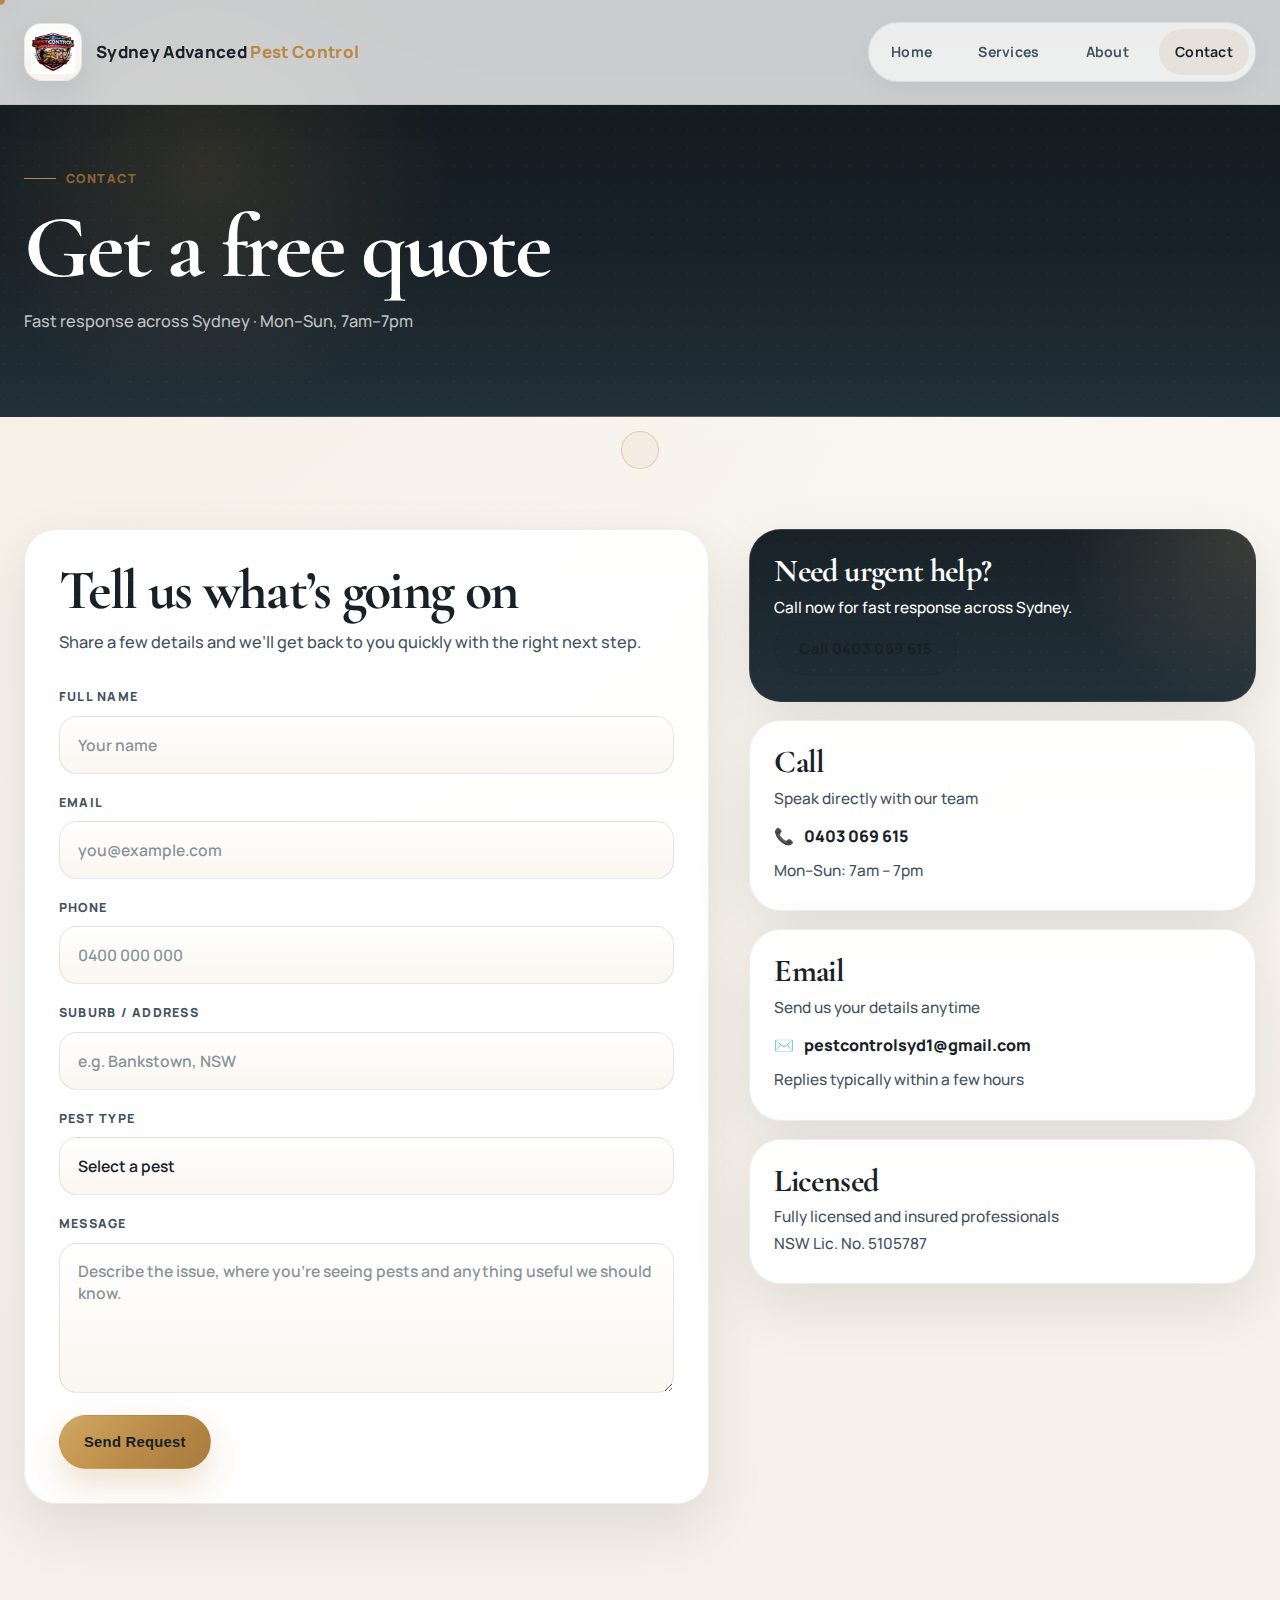
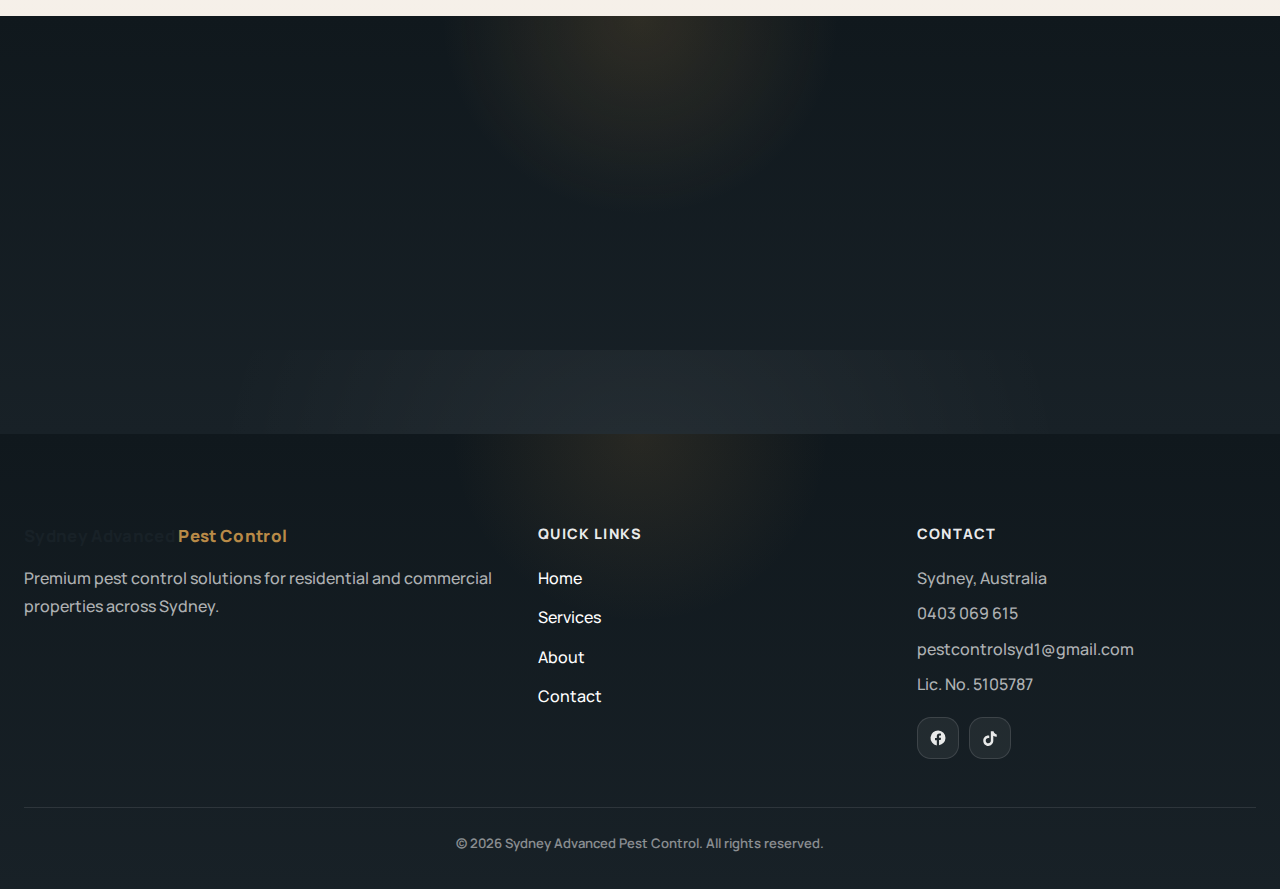
<file: contact.html>
<!DOCTYPE html>
<html lang="en">
<head>
  <meta charset="UTF-8">
  <meta name="viewport" content="width=device-width, initial-scale=1.0">
  <title>Contact PestControlSYD | Pest Control Sydney</title>
  <meta name="description" content="Contact PestControlSYD for premium pest control in Sydney. Free quotes, fast response and friendly service. Call 0403 069 615 or email pestcontrolsyd1@gmail.com.">
  <meta name="robots" content="index, follow">
  <meta name="theme-color" content="#182127">
  <link rel="canonical" href="https://pestcontrolsyd.com.au/contact.html">
  <meta property="og:title" content="Contact PestControlSYD | Pest Control Sydney">
  <meta property="og:description" content="Get a free quote for premium pest control across Sydney. Call 0403 069 615 or email pestcontrolsyd1@gmail.com.">
  <meta property="og:type" content="website">
  <meta property="og:url" content="https://pestcontrolsyd.com.au/contact.html">
  <meta name="twitter:card" content="summary">
  <link rel="stylesheet" href="styles.css">
  <link rel="preconnect" href="https://fonts.googleapis.com">
  <link rel="preconnect" href="https://fonts.gstatic.com" crossorigin>
  <link href="https://fonts.googleapis.com/css2?family=Cormorant+Garamond:wght@500;600;700&family=Manrope:wght@400;500;600;700;800&display=swap" rel="stylesheet">
  <script type="application/ld+json">
  {
    "@context": "https://schema.org",
    "@type": "LocalBusiness",
    "name": "PestControlSYD",
    "description": "Premium pest control services across Sydney.",
    "areaServed": "Sydney NSW, Australia",
    "telephone": "+61403069615",
    "email": "pestcontrolsyd1@gmail.com",
    "url": "https://pestcontrolsyd.com.au/",
    "address": {
      "@type": "PostalAddress",
      "addressLocality": "Sydney",
      "addressRegion": "NSW",
      "addressCountry": "AU"
    }
  }
  </script>
</head>
<body>

<div class="cursor" id="cursor"></div>
<div class="cursor-ring" id="cursorRing"></div>

<div class="mobile-menu-overlay" id="mobileMenuOverlay">
  <button class="close-menu" id="closeMenu" aria-label="Close menu">×</button>
  <nav class="mobile-nav" aria-label="Mobile navigation">
    <a href="index.html" class="mobile-nav-link">Home</a>
    <a href="services.html" class="mobile-nav-link">Services</a>
    <a href="about.html" class="mobile-nav-link">About</a>
    <a href="contact.html" class="mobile-nav-link active">Contact</a>
  </nav>
  <div class="mobile-menu-cta">
    <a href="tel:0403069615" class="cta-button-alt">Call 0403 069 615</a>
  </div>
</div>

<header class="header header-alt">
  <div class="container">
    <div class="header-content">
      <div class="logo">
        <a href="index.html" class="logo-link" aria-label="PestControlSYD home">
          <span class="logo-mark">
            <img src="assets/logo.png" class="logo-img" alt="PestControlSYD logo" onerror="this.style.display='none'">
          </span>
          <span class="logo-main">Sydney Advanced <span class="logo-accent">Pest Control</span></span>
        </a>
      </div>

      <button class="menu-toggle" id="menuToggle" aria-label="Open menu" aria-controls="mobileMenuOverlay" aria-expanded="false">
        <span></span><span></span><span></span>
      </button>

      <nav class="desktop-nav" aria-label="Primary navigation">
        <a href="index.html" class="nav-link">Home</a>
        <a href="services.html" class="nav-link">Services</a>
        <a href="about.html" class="nav-link">About</a>
        <a href="contact.html" class="nav-link active">Contact</a>
      </nav>
    </div>
  </div>
</header>

<section class="page-hero">
  <div class="container">
    <div class="page-hero-content">
      <span class="page-label">Contact</span>
      <h1 class="page-title">Get a free quote</h1>
      <p class="page-subtitle">Fast response across Sydney · Mon–Sun, 7am–7pm</p>
    </div>
  </div>
</section>

<section class="contact-section">
  <div class="container">
    <div class="contact-layout">
      <div class="contact-form-wrapper" data-animation="fade-right">
        <h2 class="form-title">Tell us what’s going on</h2>
        <p class="form-subtitle">Share a few details and we’ll get back to you quickly with the right next step.</p>

        <form class="contact-form" id="contactForm" action="https://formsubmit.co/pestcontrolsyd1@gmail.com" method="POST">
          <input type="hidden" name="_subject" value="New Quote Request - PestControlSYD">
          <input type="hidden" name="_template" value="table">
          <input type="hidden" name="_captcha" value="false">
          <input type="hidden" name="_next" value="https://pestcontrolsyd.com.au/contact.html?sent=1">
          <input type="hidden" name="_replyto" value="">
          <input type="hidden" name="_autoresponse" value="Thanks for contacting PestControlSYD — we’ve received your quote request and will get back to you shortly. If urgent, call 0403 069 615.">
          <input type="hidden" name="_cc" value="pestcontrolsyd1@gmail.com">
          <input type="hidden" name="_format" value="plain">
          <input type="text" name="_honey" class="hp-field" tabindex="-1" autocomplete="off">

          <div class="form-group">
            <label for="name">Full Name</label>
            <input id="name" name="name" type="text" placeholder="Your name" required>
          </div>

          <div class="form-group">
            <label for="email">Email</label>
            <input id="email" name="email" type="email" placeholder="you@example.com" required>
          </div>

          <div class="form-group">
            <label for="phone">Phone</label>
            <input id="phone" name="phone" type="tel" placeholder="0400 000 000" required>
          </div>

          <div class="form-group">
            <label for="address">Suburb / Address</label>
            <input id="address" name="address" type="text" placeholder="e.g. Bankstown, NSW" required>
          </div>

          <div class="form-group">
            <label for="pest">Pest Type</label>
            <select id="pest" name="pest" required>
              <option value="" disabled selected>Select a pest</option>
              <option value="cockroaches">Cockroaches</option>
              <option value="spiders">Spiders</option>
              <option value="rodents">Rats &amp; Mice</option>
              <option value="ants">Ants</option>
              <option value="bed-bugs">Bed Bugs</option>
              <option value="fleas">Fleas</option>
              <option value="bees-wasps">Bees &amp; Wasps</option>
              <option value="termites">Termites</option>
              <option value="other">Other</option>
            </select>
          </div>

          <div class="form-group">
            <label for="message">Message</label>
            <textarea id="message" name="message" placeholder="Describe the issue, where you’re seeing pests and anything useful we should know." required></textarea>
          </div>

          <button type="submit" class="cta-button form-submit">Send Request</button>
        </form>

        <div class="form-message success" id="formSuccess" style="display:none;">
          Thanks — your request has been sent and we’ll be in touch shortly.
        </div>
      </div>

      <div class="contact-info-wrapper" data-animation="fade-left">
        <div class="contact-info-card emergency">
          <h3 class="info-title">Need urgent help?</h3>
          <p class="info-desc">Call now for fast response across Sydney.</p>
          <a href="tel:0403069615" class="cta-button-alt">Call 0403 069 615</a>
        </div>

        <div class="contact-info-card">
          <h3 class="info-title">Call</h3>
          <p class="info-desc">Speak directly with our team</p>
          <a class="info-link" href="tel:0403069615"><span aria-hidden="true">📞</span> 0403 069 615</a>
          <div class="info-hours">Mon–Sun: 7am – 7pm</div>
        </div>

        <div class="contact-info-card">
          <h3 class="info-title">Email</h3>
          <p class="info-desc">Send us your details anytime</p>
          <a class="info-link" href="mailto:pestcontrolsyd1@gmail.com"><span aria-hidden="true">✉️</span> pestcontrolsyd1@gmail.com</a>
          <div class="info-hours">Replies typically within a few hours</div>
        </div>

        <div class="contact-info-card">
          <h3 class="info-title">Licensed</h3>
          <p class="info-desc">Fully licensed and insured professionals</p>
          <div class="info-hours">NSW Lic. No. 5105787</div>
        </div>
      </div>
    </div>
  </div>
</section>

<section class="cta-section">
  <div class="container">
    <div class="cta-content" data-animation="fade-up">
      <h2 class="cta-title">Ready to fix it?</h2>
      <p class="cta-text">Request a free quote today and we’ll respond quickly across Sydney suburbs.</p>
      <div class="cta-buttons">
        <a href="contact.html" class="cta-button">Get Free Quote</a>
        <a href="tel:0403069615" class="cta-button-alt">Call 0403 069 615</a>
      </div>
    </div>
  </div>
</section>

<footer class="footer" role="contentinfo">
  <div class="container">
    <div class="footer-content">
      <div class="footer-column">
        <div class="footer-logo">
          <span class="logo-main">Sydney Advanced <span class="logo-accent">Pest Control</span></span>
        </div>
        <p class="footer-desc">Premium pest control solutions for residential and commercial properties across Sydney.</p>
      </div>

      <div class="footer-column">
        <h4 class="footer-title">Quick Links</h4>
        <nav class="footer-nav" aria-label="Footer navigation">
          <a href="index.html">Home</a>
          <a href="services.html">Services</a>
          <a href="about.html">About</a>
          <a href="contact.html">Contact</a>
        </nav>
      </div>

      <div class="footer-column">
        <h4 class="footer-title">Contact</h4>
        <div class="footer-contact">
          <p>Sydney, Australia</p>
          <p><a href="tel:0403069615">0403 069 615</a></p>
          <p><a href="mailto:pestcontrolsyd1@gmail.com">pestcontrolsyd1@gmail.com</a></p>
          <p class="license">Lic. No. 5105787</p>

          <div class="header-socials" aria-label="Social links">
            <a class="social-link" href="https://www.facebook.com/sydneyadvance.pest" target="_blank" rel="noopener noreferrer" aria-label="Facebook">
              <svg viewBox="0 0 24 24" aria-hidden="true">
                <path d="M22 12a10 10 0 1 0-11.6 9.9v-7H8v-2.9h2.4V9.8c0-2.4 1.4-3.7 3.6-3.7 1 0 2 .2 2 .2v2.2h-1.1c-1.1 0-1.5.7-1.5 1.4v1.7H16l-.4 2.9h-2.2v7A10 10 0 0 0 22 12z"></path>
              </svg>
            </a>

            <a class="social-link" href="https://www.tiktok.com/@jimmypesty" target="_blank" rel="noopener noreferrer" aria-label="TikTok">
              <svg viewBox="0 0 24 24" aria-hidden="true">
                <path d="M16.7 3c.6 2.3 2.1 3.8 4.3 4.2v3.2c-1.7.1-3.2-.4-4.6-1.3v6.7c0 3.7-3 6.7-6.7 6.7S3 19.2 3 15.5 6 8.8 9.7 8.8c.4 0 .9 0 1.3.1v3.4c-.4-.1-.8-.2-1.3-.2-1.9 0-3.4 1.5-3.4 3.4S7.8 19 9.7 19s3.4-1.5 3.4-3.4V3h3.6z"></path>
              </svg>
            </a>
          </div>
        </div>
      </div>
    </div>

    <div class="footer-bottom">
      <p>&copy; 2026 Sydney Advanced Pest Control. All rights reserved.</p>
    </div>
  </div>
</footer>

<script src="script.js"></script>
</body>
</html>
</file>
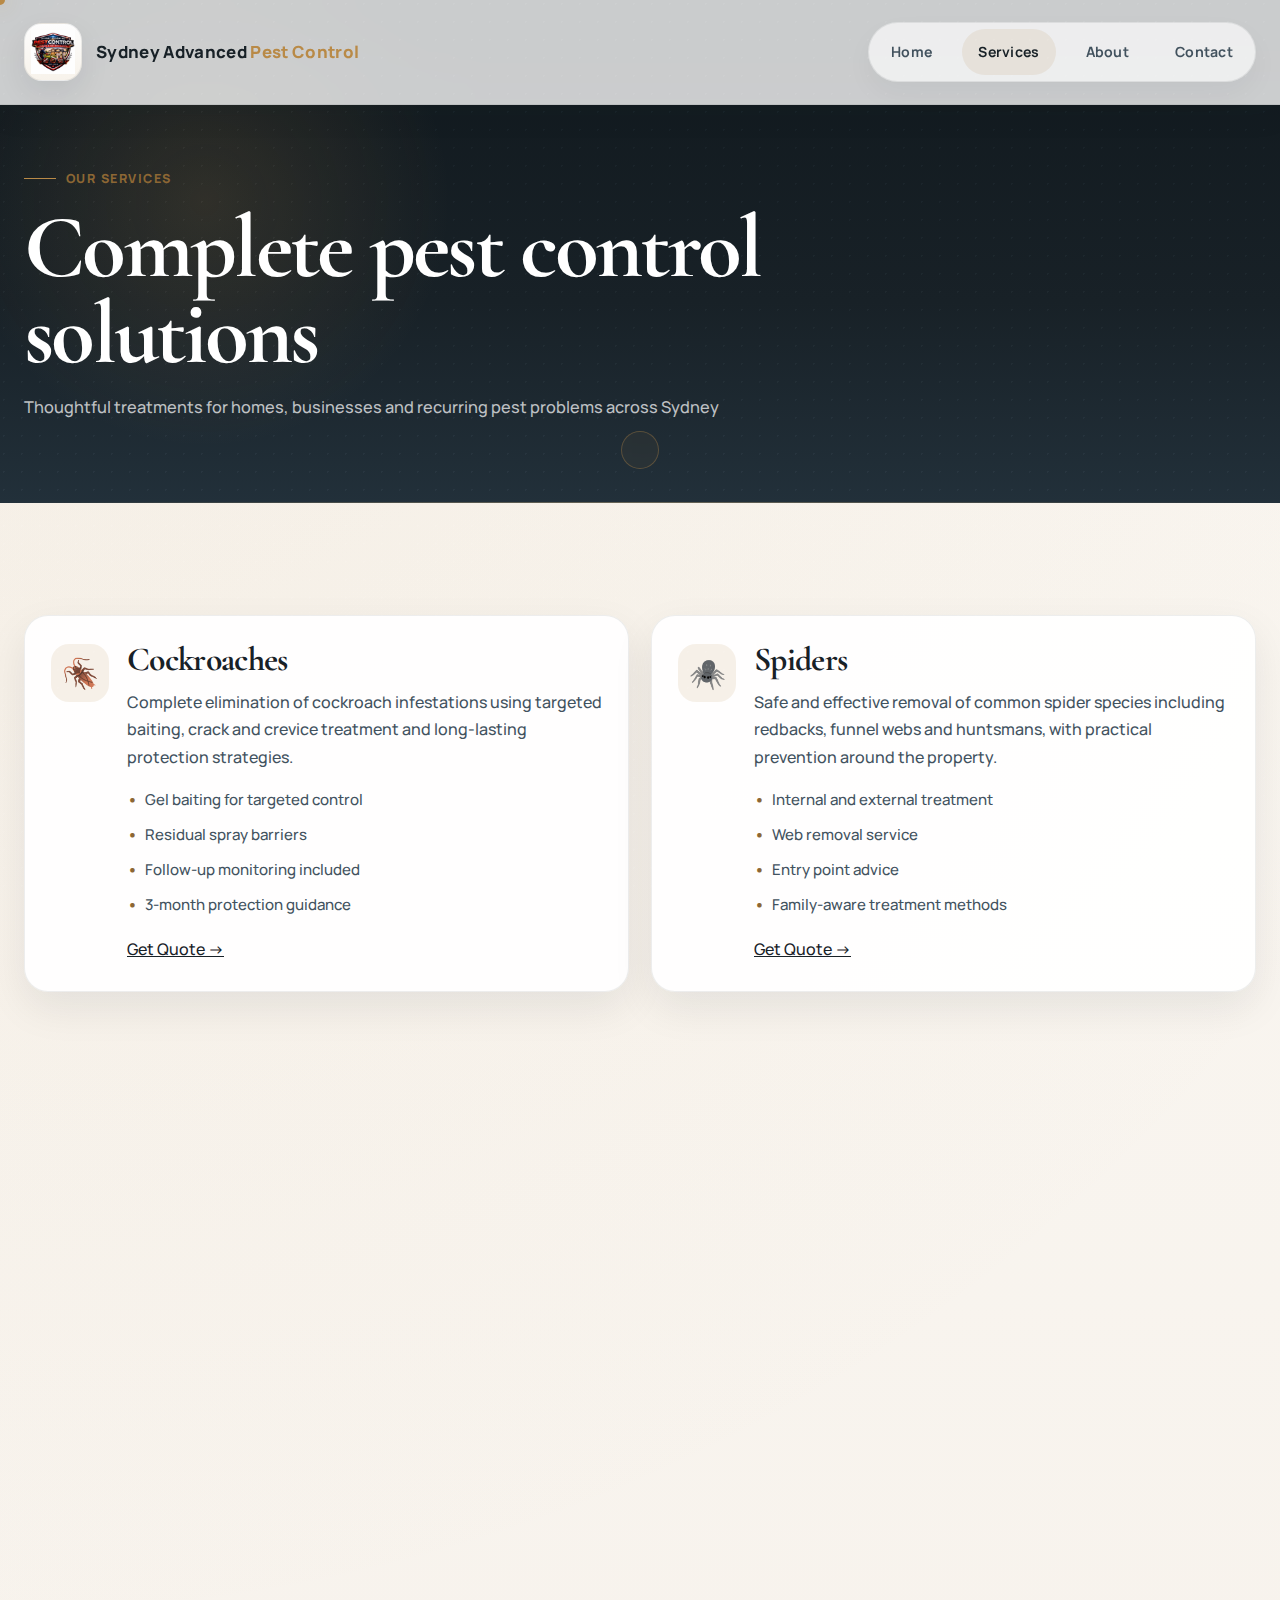
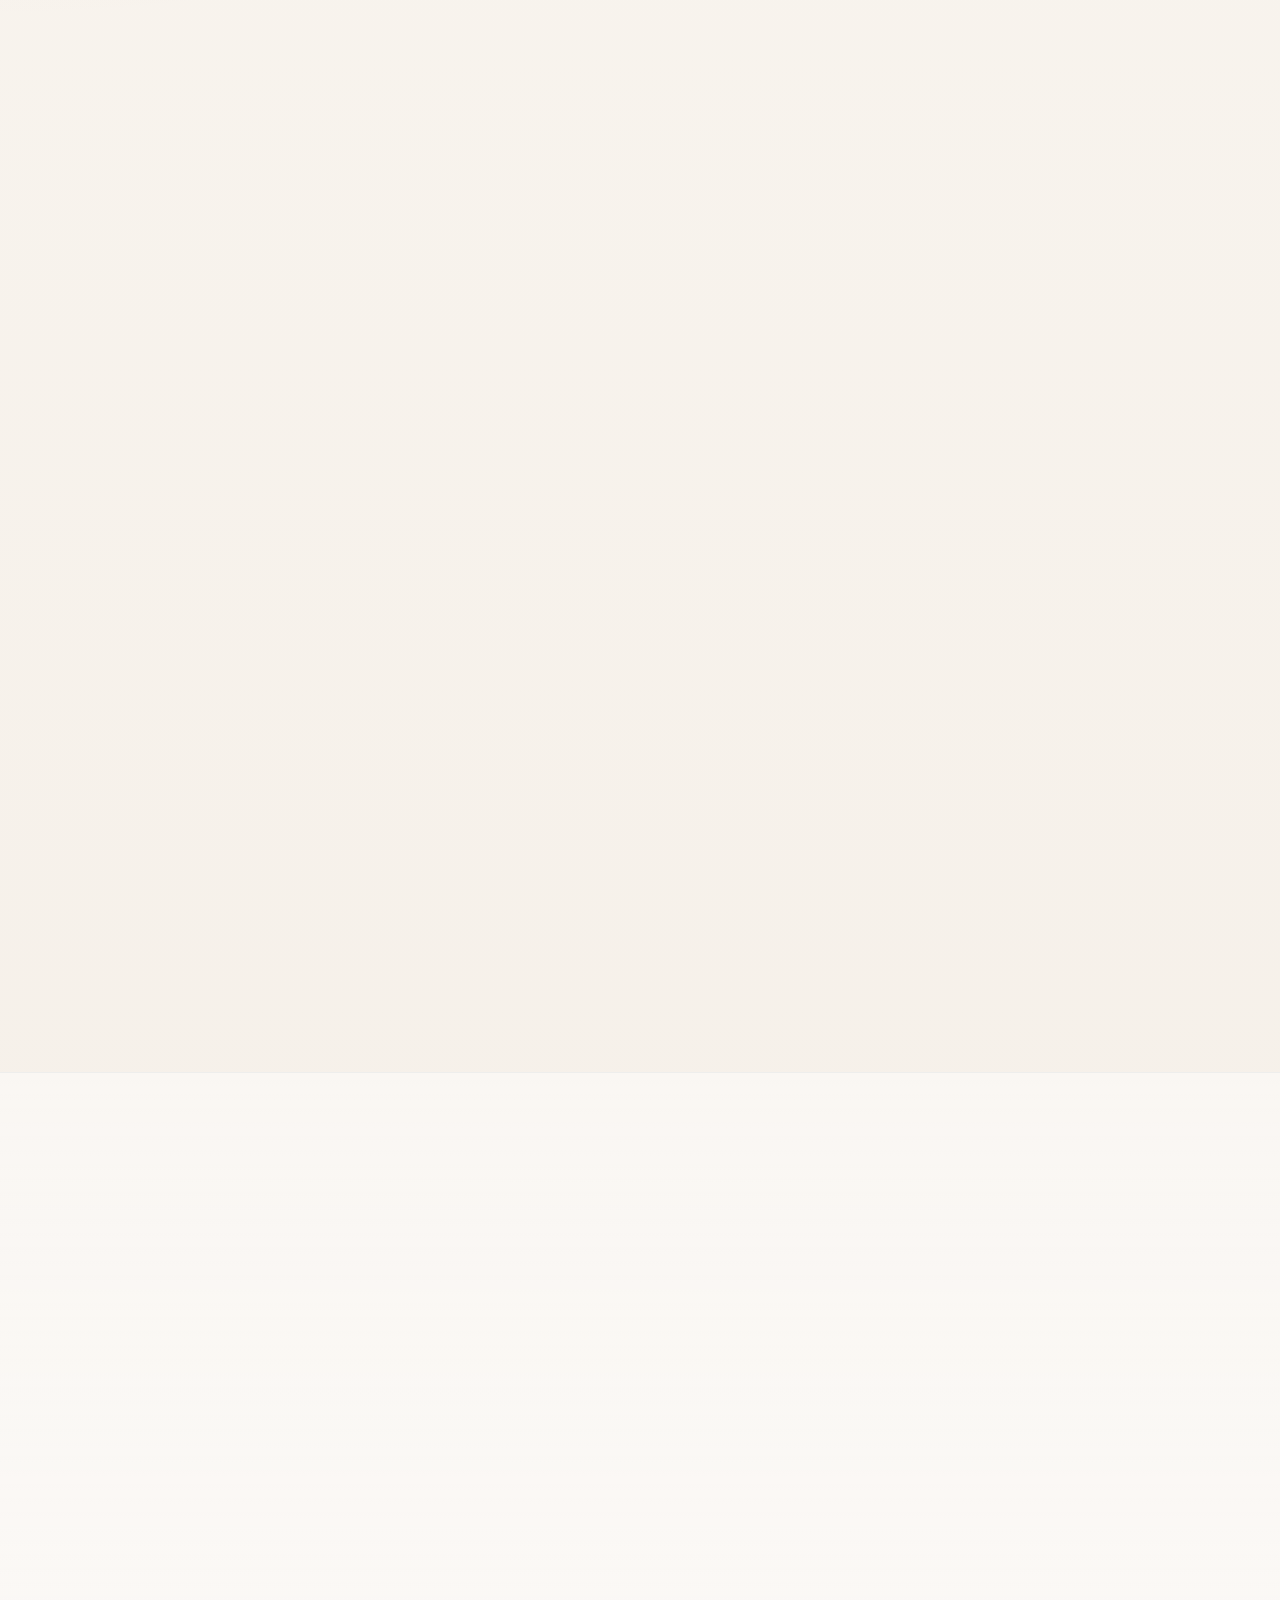
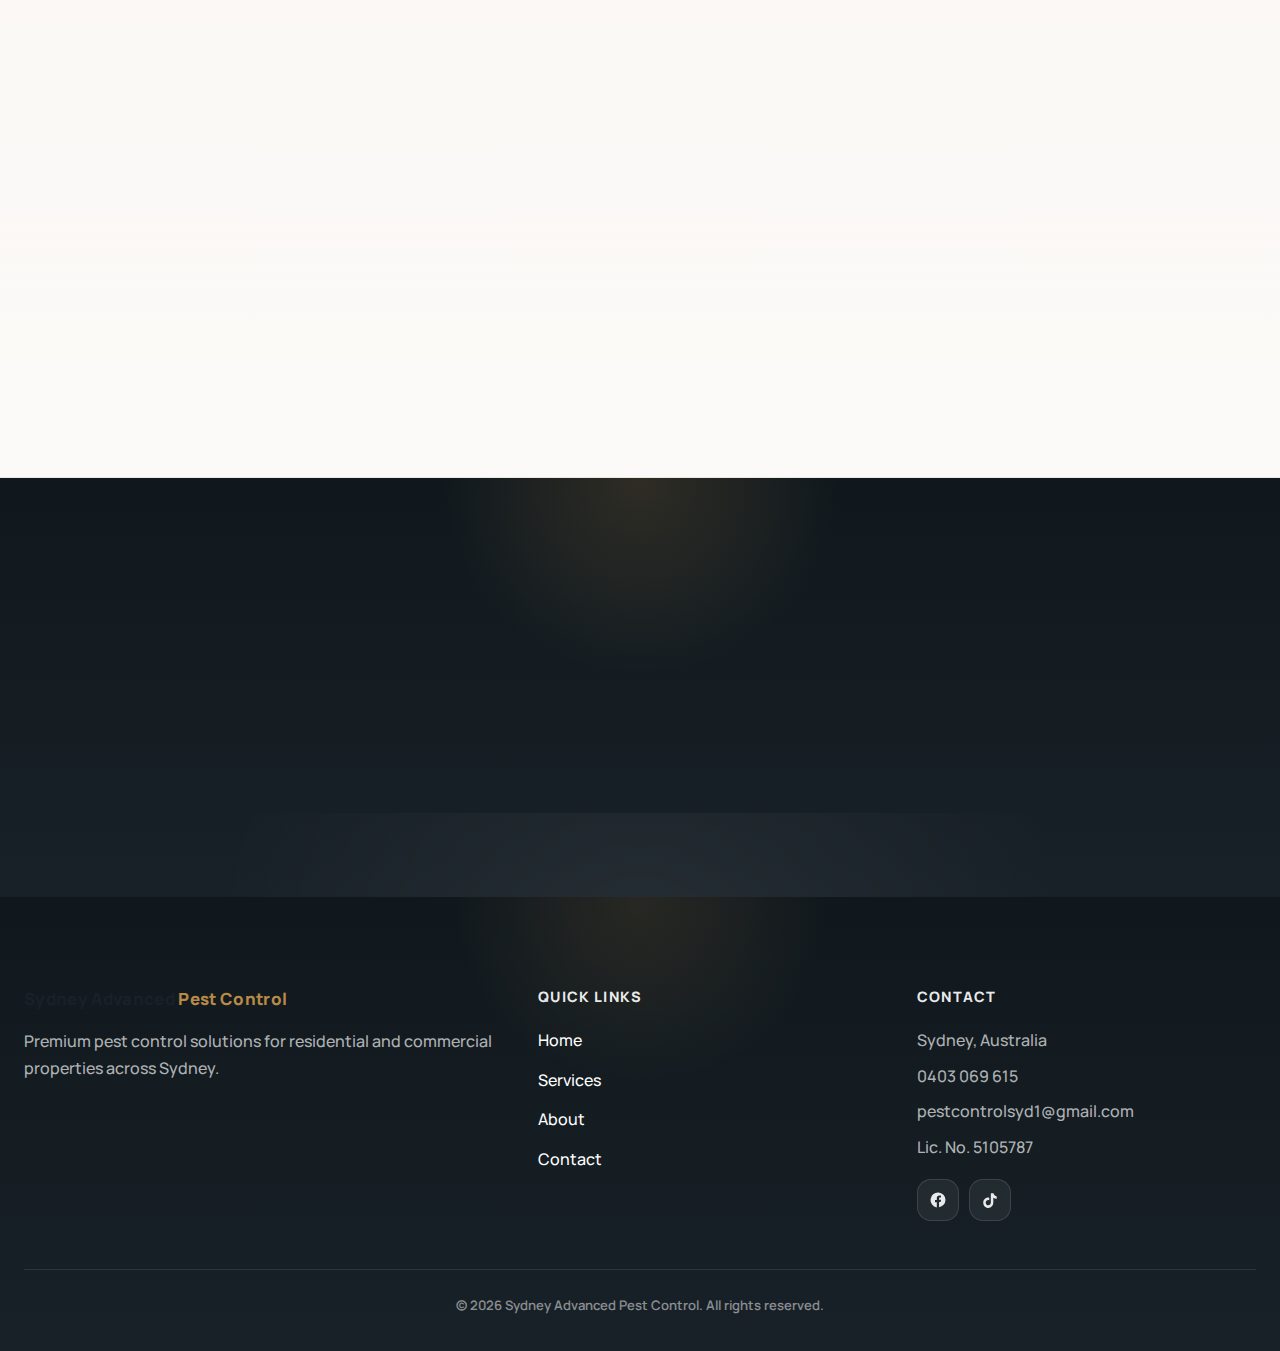
<file: services.html>
<!DOCTYPE html>
<html lang="en">
<head>
  <meta charset="UTF-8">
  <meta name="viewport" content="width=device-width, initial-scale=1.0">
  <title>Pest Control Services Sydney | PestControlSYD</title>
  <meta name="description" content="Premium pest control services across Sydney. Treatments for cockroaches, spiders, rats and mice, bees and wasps, ants, bed bugs, fleas and termites.">
  <meta name="robots" content="index, follow">
  <meta name="theme-color" content="#182127">
  <link rel="canonical" href="https://pestcontrolsyd.com.au/services.html">
  <meta property="og:title" content="Pest Control Services Sydney | PestControlSYD">
  <meta property="og:description" content="Premium pest control treatments across Sydney. Fast response, safe products and long-lasting protection.">
  <meta property="og:type" content="website">
  <meta property="og:url" content="https://pestcontrolsyd.com.au/services.html">
  <meta name="twitter:card" content="summary">
  <link rel="stylesheet" href="styles.css">
  <link rel="preconnect" href="https://fonts.googleapis.com">
  <link rel="preconnect" href="https://fonts.gstatic.com" crossorigin>
  <link href="https://fonts.googleapis.com/css2?family=Cormorant+Garamond:wght@500;600;700&family=Manrope:wght@400;500;600;700;800&display=swap" rel="stylesheet">
  <script type="application/ld+json">
  {
    "@context": "https://schema.org",
    "@type": "Service",
    "name": "Pest Control Services",
    "provider": {
      "@type": "LocalBusiness",
      "name": "PestControlSYD",
      "telephone": "+61403069615",
      "email": "pestcontrolsyd1@gmail.com",
      "areaServed": "Sydney NSW, Australia"
    },
    "areaServed": "Sydney NSW, Australia",
    "serviceType": "Pest Control"
  }
  </script>
</head>
<body>

<div class="cursor" id="cursor"></div>
<div class="cursor-ring" id="cursorRing"></div>

<div class="mobile-menu-overlay" id="mobileMenuOverlay">
  <button class="close-menu" id="closeMenu" aria-label="Close menu">×</button>
  <nav class="mobile-nav" aria-label="Mobile navigation">
    <a href="index.html" class="mobile-nav-link">Home</a>
    <a href="services.html" class="mobile-nav-link active">Services</a>
    <a href="about.html" class="mobile-nav-link">About</a>
    <a href="contact.html" class="mobile-nav-link">Contact</a>
  </nav>
  <div class="mobile-menu-cta">
    <a href="tel:0403069615" class="cta-button-alt">Call 0403 069 615</a>
  </div>
</div>

<header class="header header-alt">
  <div class="container">
    <div class="header-content">
      <div class="logo">
        <a href="index.html" class="logo-link" aria-label="PestControlSYD home">
          <span class="logo-mark">
            <img src="assets/logo.png" class="logo-img" alt="PestControlSYD logo" onerror="this.style.display='none'">
          </span>
          <span class="logo-main">Sydney Advanced <span class="logo-accent">Pest Control</span></span>
        </a>
      </div>

      <button class="menu-toggle" id="menuToggle" aria-label="Open menu" aria-controls="mobileMenuOverlay" aria-expanded="false">
        <span></span><span></span><span></span>
      </button>

      <nav class="desktop-nav" aria-label="Primary navigation">
        <a href="index.html" class="nav-link">Home</a>
        <a href="services.html" class="nav-link active">Services</a>
        <a href="about.html" class="nav-link">About</a>
        <a href="contact.html" class="nav-link">Contact</a>
      </nav>
    </div>
  </div>
</header>

<section class="page-hero">
  <div class="container">
    <div class="page-hero-content">
      <span class="page-label">Our Services</span>
      <h1 class="page-title">Complete pest control solutions</h1>
      <p class="page-subtitle">Thoughtful treatments for homes, businesses and recurring pest problems across Sydney</p>
    </div>
  </div>
</section>

<section class="services-detail-section">
  <div class="container">
    <div class="services-detail-grid">
      <div class="service-detail-card" data-animation="fade-up">
        <div class="service-detail-icon">🪳</div>
        <div class="service-detail-content">
          <h3 class="service-detail-title">Cockroaches</h3>
          <p class="service-detail-desc">Complete elimination of cockroach infestations using targeted baiting, crack and crevice treatment and long-lasting protection strategies.</p>
          <ul class="service-features">
            <li>Gel baiting for targeted control</li>
            <li>Residual spray barriers</li>
            <li>Follow-up monitoring included</li>
            <li>3-month protection guidance</li>
          </ul>
          <a href="contact.html" class="service-detail-link">Get Quote →</a>
        </div>
      </div>

      <div class="service-detail-card" data-animation="fade-up">
        <div class="service-detail-icon">🕷️</div>
        <div class="service-detail-content">
          <h3 class="service-detail-title">Spiders</h3>
          <p class="service-detail-desc">Safe and effective removal of common spider species including redbacks, funnel webs and huntsmans, with practical prevention around the property.</p>
          <ul class="service-features">
            <li>Internal and external treatment</li>
            <li>Web removal service</li>
            <li>Entry point advice</li>
            <li>Family-aware treatment methods</li>
          </ul>
          <a href="contact.html" class="service-detail-link">Get Quote →</a>
        </div>
      </div>

      <div class="service-detail-card" data-animation="fade-up">
        <div class="service-detail-icon">🐜</div>
        <div class="service-detail-content">
          <h3 class="service-detail-title">Termites</h3>
          <p class="service-detail-desc">Inspection-led termite control and barrier recommendations designed to reduce risk and protect the structure over time.</p>
          <ul class="service-features">
            <li>Perimeter barrier treatment</li>
            <li>Risk-area inspection</li>
            <li>Moisture control advice</li>
            <li>Seasonal protection options</li>
          </ul>
          <a href="contact.html" class="service-detail-link">Get Quote →</a>
        </div>
      </div>

      <div class="service-detail-card" data-animation="fade-up">
        <div class="service-detail-icon">🏗️</div>
        <div class="service-detail-content">
          <h3 class="service-detail-title">Termite Pre-Construction</h3>
          <p class="service-detail-desc">Professional pre-construction termite protection including soil treatment and physical barrier options before building begins.</p>
          <ul class="service-features">
            <li>Physical barrier installation</li>
            <li>Compliance documentation</li>
            <li>Long-term structural protection</li>
          </ul>
          <a href="contact.html" class="service-detail-link">Get Quote →</a>
        </div>
      </div>

      <div class="service-detail-card" data-animation="fade-up">
        <div class="service-detail-icon">🪳</div>
        <div class="service-detail-content">
          <h3 class="service-detail-title">German Cockroaches</h3>
          <p class="service-detail-desc">Focused treatment plans for stubborn German cockroach infestations in kitchens, appliances and other high-risk activity zones.</p>
          <ul class="service-features">
            <li>Targeted gel baiting</li>
            <li>Crack and crevice treatment</li>
            <li>Monitoring and follow-up</li>
            <li>Up to 3 months of protection guidance</li>
          </ul>
          <a href="contact.html" class="service-detail-link">Get Quote →</a>
        </div>
      </div>

      <div class="service-detail-card" data-animation="fade-up">
        <div class="service-detail-icon">🐀</div>
        <div class="service-detail-content">
          <h3 class="service-detail-title">Rats &amp; Mice</h3>
          <p class="service-detail-desc">Comprehensive rodent control using baiting, trapping and practical advice around access points to help prevent re-infestation.</p>
          <ul class="service-features">
            <li>Professional baiting stations</li>
            <li>Entry point identification</li>
            <li>Humane removal methods</li>
            <li>Prevention consultation</li>
          </ul>
          <a href="contact.html" class="service-detail-link">Get Quote →</a>
        </div>
      </div>

      <div class="service-detail-card" data-animation="fade-up">
        <div class="service-detail-icon">🐝</div>
        <div class="service-detail-content">
          <h3 class="service-detail-title">Bees &amp; Wasps</h3>
          <p class="service-detail-desc">Professional handling of stinging insects with safe nest treatment and removal around homes, sheds and outdoor areas.</p>
          <ul class="service-features">
            <li>Emergency same-day service</li>
            <li>Complete nest removal</li>
            <li>Protective equipment provided</li>
            <li>Bee relocation when possible</li>
          </ul>
          <a href="contact.html" class="service-detail-link">Get Quote →</a>
        </div>
      </div>

      <div class="service-detail-card" data-animation="fade-up">
        <div class="service-detail-icon">🐜</div>
        <div class="service-detail-content">
          <h3 class="service-detail-title">Ants</h3>
          <p class="service-detail-desc">Colony elimination and long-term prevention for indoor and outdoor ant activity, with solutions aimed at repeat trail control.</p>
          <ul class="service-features">
            <li>Colony-targeting treatments</li>
            <li>Internal and external barriers</li>
            <li>Non-repellent solutions</li>
            <li>Long-lasting protection</li>
          </ul>
          <a href="contact.html" class="service-detail-link">Get Quote →</a>
        </div>
      </div>

      <div class="service-detail-card" data-animation="fade-up">
        <div class="service-detail-icon">🛏️</div>
        <div class="service-detail-content">
          <h3 class="service-detail-title">Bed Bugs</h3>
          <p class="service-detail-desc">Thorough bed bug treatment programs using proven methods and clear preparation advice for complete eradication support.</p>
          <ul class="service-features">
            <li>Heat and chemical treatment</li>
            <li>Multiple visit protocol</li>
            <li>Mattress and furniture treatment</li>
            <li>Structured preparation advice</li>
          </ul>
          <a href="contact.html" class="service-detail-link">Get Quote →</a>
        </div>
      </div>

      <div class="service-detail-card" data-animation="fade-up">
        <div class="service-detail-icon">🦟</div>
        <div class="service-detail-content">
          <h3 class="service-detail-title">Fleas</h3>
          <p class="service-detail-desc">Complete flea extermination targeting the full lifecycle, with pet-aware treatments and practical advice for the whole household.</p>
          <ul class="service-features">
            <li>Growth regulator treatments</li>
            <li>Pet-safe solutions</li>
            <li>Carpet and upholstery treatment</li>
            <li>Prevention advice included</li>
          </ul>
          <a href="contact.html" class="service-detail-link">Get Quote →</a>
        </div>
      </div>
    </div>
  </div>
</section>

<section class="additional-services">
  <div class="container">
    <div class="section-header" data-animation="fade-up">
      <span class="section-label">More Services</span>
      <h2 class="section-title">Additional support</h2>
      <p class="section-copy">We also help with inspections, business protection and long-term prevention planning.</p>
    </div>

    <div class="additional-grid">
      <div class="additional-card" data-animation="scale-up">
        <h4>Termite Inspections</h4>
        <p>Professional detection and protection planning for homes and businesses.</p>
      </div>

      <div class="additional-card" data-animation="scale-up">
        <h4>Commercial Services</h4>
        <p>Tailored pest management solutions for cafés, offices, warehouses and more.</p>
      </div>

      <div class="additional-card" data-animation="scale-up">
        <h4>Preventive Programs</h4>
        <p>Quarterly and scheduled maintenance plans for ongoing peace of mind.</p>
      </div>

      <div class="additional-card" data-animation="scale-up">
        <h4>Emergency Service</h4>
        <p>Fast response for urgent pest issues that need immediate attention.</p>
      </div>
    </div>
  </div>
</section>

<section class="cta-section">
  <div class="container">
    <div class="cta-content" data-animation="fade-up">
      <h2 class="cta-title">Need help with pests?</h2>
      <p class="cta-text">Contact us today for a free consultation and quote anywhere across Sydney.</p>
      <div class="cta-buttons">
        <a href="contact.html" class="cta-button">Get Free Quote</a>
        <a href="tel:0403069615" class="cta-button-alt">Call 0403 069 615</a>
      </div>
    </div>
  </div>
</section>

<footer class="footer" role="contentinfo">
  <div class="container">
    <div class="footer-content">
      <div class="footer-column">
        <div class="footer-logo">
          <span class="logo-main">Sydney Advanced <span class="logo-accent">Pest Control</span></span>
        </div>
        <p class="footer-desc">Premium pest control solutions for residential and commercial properties across Sydney.</p>
      </div>

      <div class="footer-column">
        <h4 class="footer-title">Quick Links</h4>
        <nav class="footer-nav" aria-label="Footer navigation">
          <a href="index.html">Home</a>
          <a href="services.html">Services</a>
          <a href="about.html">About</a>
          <a href="contact.html">Contact</a>
        </nav>
      </div>

      <div class="footer-column">
        <h4 class="footer-title">Contact</h4>
        <div class="footer-contact">
          <p>Sydney, Australia</p>
          <p><a href="tel:0403069615">0403 069 615</a></p>
          <p><a href="mailto:pestcontrolsyd1@gmail.com">pestcontrolsyd1@gmail.com</a></p>
          <p class="license">Lic. No. 5105787</p>

          <div class="header-socials" aria-label="Social links">
            <a class="social-link" href="https://www.facebook.com/sydneyadvance.pest" target="_blank" rel="noopener noreferrer" aria-label="Facebook">
              <svg viewBox="0 0 24 24" aria-hidden="true">
                <path d="M22 12a10 10 0 1 0-11.6 9.9v-7H8v-2.9h2.4V9.8c0-2.4 1.4-3.7 3.6-3.7 1 0 2 .2 2 .2v2.2h-1.1c-1.1 0-1.5.7-1.5 1.4v1.7H16l-.4 2.9h-2.2v7A10 10 0 0 0 22 12z"></path>
              </svg>
            </a>

            <a class="social-link" href="https://www.tiktok.com/@jimmypesty" target="_blank" rel="noopener noreferrer" aria-label="TikTok">
              <svg viewBox="0 0 24 24" aria-hidden="true">
                <path d="M16.7 3c.6 2.3 2.1 3.8 4.3 4.2v3.2c-1.7.1-3.2-.4-4.6-1.3v6.7c0 3.7-3 6.7-6.7 6.7S3 19.2 3 15.5 6 8.8 9.7 8.8c.4 0 .9 0 1.3.1v3.4c-.4-.1-.8-.2-1.3-.2-1.9 0-3.4 1.5-3.4 3.4S7.8 19 9.7 19s3.4-1.5 3.4-3.4V3h3.6z"></path>
              </svg>
            </a>
          </div>
        </div>
      </div>
    </div>

    <div class="footer-bottom">
      <p>&copy; 2026 Sydney Advanced Pest Control. All rights reserved.</p>
    </div>
  </div>
</footer>

<script src="script.js"></script>
</body>
</html>
</file>
<file: styles.css>
/* =========================================
   PESTCONTROLSYD — PREMIUM CUSTOMER REFRESH
   Logic preserved, visual system upgraded
   ========================================= */

:root {
  --bg: #f7f3ee;
  --bg-alt: #efe8df;
  --surface: #ffffff;
  --surface-soft: #fbf8f4;
  --surface-dark: #182127;
  --surface-dark-2: #0f171c;
  --surface-dark-3: #24313a;
  --ink: #182127;
  --ink-soft: #42525e;
  --ink-muted: #6f7b85;
  --white: #ffffff;
  --cream: #f7f3ee;
  --gold: #b98a47;
  --gold-strong: #8d6734;
  --gold-soft: rgba(185, 138, 71, 0.14);
  --sage: #6f8870;
  --border: rgba(24, 33, 39, 0.10);
  --border-strong: rgba(24, 33, 39, 0.18);
  --border-light: rgba(255, 255, 255, 0.12);
  --shadow-soft: 0 16px 42px rgba(18, 28, 34, 0.08);
  --shadow-card: 0 22px 58px rgba(18, 28, 34, 0.10);
  --shadow-strong: 0 28px 70px rgba(18, 28, 34, 0.16);
  --radius-xs: 14px;
  --radius-sm: 18px;
  --radius-md: 24px;
  --radius-lg: 32px;
  --radius-pill: 999px;
  --font-display: "Cormorant Garamond", Georgia, serif;
  --font-body: "Manrope", system-ui, -apple-system, BlinkMacSystemFont, "Segoe UI", sans-serif;
  --transition: 0.34s cubic-bezier(0.22, 1, 0.36, 1);
  --transition-slow: 0.55s cubic-bezier(0.22, 1, 0.36, 1);
}

*,
*::before,
*::after {
  box-sizing: border-box;
  margin: 0;
  padding: 0;
}

html {
  scroll-behavior: smooth;
  font-size: 16px;
}

body {
  background:
    radial-gradient(circle at top left, rgba(185, 138, 71, 0.08), transparent 35%),
    linear-gradient(180deg, #faf7f2 0%, #f3ece4 100%);
  color: var(--ink);
  font-family: var(--font-body);
  font-weight: 500;
  line-height: 1.72;
  overflow-x: hidden;
  cursor: none;
}

img {
  max-width: 100%;
}

a {
  color: inherit;
}

::selection {
  background: rgba(185, 138, 71, 0.24);
  color: var(--ink);
}

::-webkit-scrollbar {
  width: 10px;
}

::-webkit-scrollbar-track {
  background: rgba(24, 33, 39, 0.05);
}

::-webkit-scrollbar-thumb {
  background: rgba(24, 33, 39, 0.18);
  border-radius: 999px;
}

body::before {
  content: "";
  position: fixed;
  inset: 0;
  pointer-events: none;
  z-index: 9990;
  opacity: 0.25;
  background-image:
    radial-gradient(circle at 20% 20%, rgba(255, 255, 255, 0.55) 0 1px, transparent 1px),
    radial-gradient(circle at 80% 40%, rgba(24, 33, 39, 0.04) 0 1px, transparent 1px);
  background-size: 18px 18px, 22px 22px;
  mix-blend-mode: soft-light;
}

.container {
  width: min(1240px, calc(100% - 48px));
  margin: 0 auto;
}

/* ==================== CUSTOM CURSOR ==================== */
.cursor,
.cursor-ring {
  position: fixed;
  pointer-events: none;
  z-index: 9999;
  transform: translate(-50%, -50%);
}

.cursor {
  width: 10px;
  height: 10px;
  border-radius: 50%;
  background: var(--gold);
  box-shadow: 0 0 20px rgba(185, 138, 71, 0.35);
}

.cursor-ring {
  width: 38px;
  height: 38px;
  border-radius: 50%;
  border: 1px solid rgba(185, 138, 71, 0.35);
  background: rgba(185, 138, 71, 0.06);
  backdrop-filter: blur(4px);
  transition:
    width 0.18s ease,
    height 0.18s ease,
    border-color 0.18s ease,
    background 0.18s ease;
}

body.cursor-hover .cursor {
  transform: translate(-50%, -50%) scale(1.25);
}

body.cursor-hover .cursor-ring {
  width: 54px;
  height: 54px;
  border-color: rgba(185, 138, 71, 0.6);
  background: rgba(185, 138, 71, 0.10);
}

/* ==================== HEADER ==================== */
.header {
  position: fixed;
  top: 0;
  inset-inline: 0;
  z-index: 800;
  padding: 22px 0;
  transition:
    padding var(--transition),
    background var(--transition),
    border-color var(--transition),
    box-shadow var(--transition);
  border-bottom: 1px solid transparent;
}

.header.scrolled,
.header-alt {
  background: rgba(255, 255, 255, 0.78);
  backdrop-filter: blur(20px);
  border-bottom-color: rgba(24, 33, 39, 0.08);
  box-shadow: 0 10px 30px rgba(18, 28, 34, 0.06);
}

.header.scrolled {
  padding: 14px 0;
}

.header-content {
  display: flex;
  align-items: center;
  justify-content: space-between;
  gap: 28px;
}

.logo {
  display: flex;
  align-items: center;
}

.logo-link {
  display: inline-flex;
  align-items: center;
  gap: 14px;
  text-decoration: none;
}

.logo-mark {
  width: 58px;
  height: 58px;
  border-radius: 18px;
  display: grid;
  place-items: center;
  background: linear-gradient(180deg, rgba(255, 255, 255, 0.96), rgba(249, 244, 236, 0.96));
  border: 1px solid rgba(24, 33, 39, 0.08);
  box-shadow: 0 12px 30px rgba(18, 28, 34, 0.08);
  overflow: hidden;
}

.logo-img {
  width: 78%;
  height: 78%;
  object-fit: contain;
  display: block;
  filter: none !important;
}

.logo-main {
  font-family: var(--font-body);
  font-size: 1.05rem;
  font-weight: 800;
  letter-spacing: 0.02em;
  color: var(--ink);
}

.logo-accent {
  color: var(--gold);
}

.desktop-nav {
  display: flex;
  align-items: center;
  gap: 14px;
  padding: 6px;
  border-radius: var(--radius-pill);
  background: rgba(255, 255, 255, 0.66);
  border: 1px solid rgba(24, 33, 39, 0.08);
  box-shadow: 0 12px 28px rgba(18, 28, 34, 0.04);
}

.nav-link {
  font-size: 0.88rem;
  font-weight: 700;
  letter-spacing: 0.02em;
  text-decoration: none;
  color: var(--ink-soft);
  padding: 11px 16px;
  border-radius: var(--radius-pill);
  transition:
    color var(--transition),
    background var(--transition),
    transform var(--transition);
}

.nav-link:hover,
.nav-link.active {
  color: var(--ink);
  background: rgba(185, 138, 71, 0.12);
}

.menu-toggle {
  display: none;
  flex-direction: column;
  justify-content: space-between;
  gap: 5px;
  width: 28px;
  height: 20px;
  border: none;
  background: transparent;
  padding: 0;
  cursor: none;
}

.menu-toggle span {
  width: 100%;
  height: 2px;
  border-radius: 999px;
  background: var(--ink);
  transition: transform var(--transition), opacity var(--transition), width var(--transition);
}

.menu-toggle.open span:nth-child(1) {
  transform: translateY(7px) rotate(45deg);
}

.menu-toggle.open span:nth-child(2) {
  opacity: 0;
  width: 0;
}

.menu-toggle.open span:nth-child(3) {
  transform: translateY(-7px) rotate(-45deg);
}

/* ==================== MOBILE MENU ==================== */
.mobile-menu-overlay {
  position: fixed;
  inset: 0;
  z-index: 900;
  background:
    radial-gradient(circle at top, rgba(185, 138, 71, 0.16), transparent 38%),
    linear-gradient(180deg, #0f171c 0%, #182127 100%);
  display: flex;
  flex-direction: column;
  align-items: center;
  justify-content: center;
  gap: 0;
  opacity: 0;
  pointer-events: none;
  transition: opacity var(--transition-slow);
}

.mobile-menu-overlay.active {
  opacity: 1;
  pointer-events: auto;
}

.close-menu {
  position: absolute;
  top: 28px;
  right: 28px;
  font-size: 2.25rem;
  line-height: 1;
  color: rgba(255, 255, 255, 0.84);
  border: none;
  background: transparent;
  cursor: none;
}

.mobile-nav {
  display: flex;
  flex-direction: column;
  align-items: center;
  gap: 10px;
}

.mobile-nav-link {
  text-decoration: none;
  color: rgba(255, 255, 255, 0.58);
  font-family: var(--font-display);
  font-size: clamp(3rem, 10vw, 5.5rem);
  font-weight: 600;
  line-height: 0.96;
  transition: color var(--transition), transform var(--transition);
}

.mobile-nav-link:hover,
.mobile-nav-link.active {
  color: var(--white);
  transform: translateY(-2px);
}

.mobile-menu-cta {
  margin-top: 36px;
}

/* ==================== SPIDER WEB NAV ==================== */
.web-nav {
  position: fixed;
  right: 18px;
  top: 50%;
  transform: translateY(-50%);
  z-index: 700;
  width: 58px;
  height: min(62vh, 430px);
  min-height: 290px;
  display: flex;
  flex-direction: column;
  align-items: center;
}

.web-line {
  position: absolute;
  inset-block: 0;
  left: 50%;
  width: 1px;
  transform: translateX(-50%);
  background: linear-gradient(
    to bottom,
    transparent,
    rgba(185, 138, 71, 0.46) 12%,
    rgba(185, 138, 71, 0.30) 88%,
    transparent
  );
}

.web-line::after {
  content: "";
  position: absolute;
  inset: 0;
  background: linear-gradient(to bottom, transparent, rgba(255, 255, 255, 0.45), transparent);
  opacity: 0.55;
  animation: silkShimmer 4s ease-in-out infinite;
}

@keyframes silkShimmer {
  0%, 100% { opacity: 0.18; }
  50% { opacity: 0.95; }
}

.web-node {
  position: absolute;
  left: 50%;
  transform: translateX(-50%);
  display: flex;
  align-items: center;
  gap: 10px;
  padding: 0;
  border: none;
  background: transparent;
  cursor: none;
}

.node-dot {
  width: 11px;
  height: 11px;
  border-radius: 50%;
  border: 1.5px solid rgba(185, 138, 71, 0.5);
  background: rgba(255, 255, 255, 0.08);
  box-shadow: 0 0 0 rgba(185, 138, 71, 0);
  transition: transform var(--transition), background var(--transition), border-color var(--transition), box-shadow var(--transition);
}

.node-label {
  position: absolute;
  right: calc(100% + 14px);
  white-space: nowrap;
  font-size: 0.68rem;
  font-weight: 700;
  letter-spacing: 0.12em;
  text-transform: uppercase;
  color: rgba(24, 33, 39, 0.62);
  opacity: 0;
  transform: translateX(6px);
  pointer-events: none;
  transition: opacity var(--transition), transform var(--transition), color var(--transition);
}

.web-node:hover .node-dot,
.web-node.is-active .node-dot {
  background: var(--gold);
  border-color: var(--gold);
  box-shadow: 0 0 18px rgba(185, 138, 71, 0.38);
  transform: scale(1.18);
}

.web-node:hover .node-label,
.web-node.is-active .node-label {
  opacity: 1;
  transform: translateX(0);
  color: var(--ink);
}

.web-spider {
  position: absolute;
  left: 50%;
  top: 0;
  width: 34px;
  height: 34px;
  transform-origin: center;
  pointer-events: none;
  z-index: 10;
}

.spider-body-wrap {
  width: 34px;
  height: 34px;
  display: grid;
  place-items: center;
}

.spider-svg {
  width: 30px;
  height: 30px;
  filter: drop-shadow(0 0 10px rgba(185, 138, 71, 0.34));
  animation: spiderBob 2.7s ease-in-out infinite;
}

@keyframes spiderBob {
  0%, 100% { transform: scaleY(1); }
  50% { transform: scaleY(0.92); }
}

/* ==================== HERO ==================== */
.hero {
  position: relative;
  min-height: 100vh;
  display: flex;
  align-items: center;
  overflow: hidden;
  color: var(--white);
  background: linear-gradient(180deg, #0f171c 0%, #182127 54%, #21303a 100%);
}

#heroCanvas {
  position: absolute;
  inset: 0;
  width: 100%;
  height: 100%;
  opacity: 0.85;
  z-index: 0;
}

.hero-bg-gradient {
  position: absolute;
  inset: 0;
  z-index: 1;
  background:
    radial-gradient(circle at 75% 35%, rgba(185, 138, 71, 0.24), transparent 26%),
    radial-gradient(circle at 15% 80%, rgba(111, 136, 112, 0.16), transparent 35%),
    linear-gradient(180deg, rgba(7, 11, 14, 0.08), rgba(7, 11, 14, 0.18));
}

.hero > .container {
  position: relative;
  z-index: 4;
  padding-top: 132px;
  padding-bottom: 78px;
}

.hero-content {
  max-width: 760px;
}

.hero-eyebrow {
  display: inline-flex;
  align-items: center;
  gap: 12px;
  padding: 10px 18px;
  border-radius: var(--radius-pill);
  border: 1px solid rgba(255, 255, 255, 0.12);
  background: rgba(255, 255, 255, 0.06);
  backdrop-filter: blur(14px);
  margin-bottom: 28px;
  opacity: 0;
  transform: translateY(18px);
  animation: fadeUp 0.9s 0.2s cubic-bezier(0.22, 1, 0.36, 1) forwards;
}

.hero-eyebrow-line {
  width: 28px;
  height: 1px;
  background: var(--gold);
}

.hero-eyebrow-text {
  font-size: 0.76rem;
  font-weight: 700;
  letter-spacing: 0.12em;
  text-transform: uppercase;
  color: rgba(255, 255, 255, 0.86);
}

.hero-title {
  font-family: var(--font-display);
  font-size: clamp(4.3rem, 10vw, 8.9rem);
  line-height: 0.88;
  letter-spacing: -0.04em;
  margin-bottom: 24px;
}

.hero-title-line {
  display: block;
  overflow: hidden;
}

.hero-title-line-inner {
  display: block;
  opacity: 0;
  transform: translateY(105%);
  animation: slideUp 0.95s cubic-bezier(0.22, 1, 0.36, 1) forwards;
}

.hero-title-line:nth-child(1) .hero-title-line-inner { animation-delay: 0.3s; }
.hero-title-line:nth-child(2) .hero-title-line-inner { animation-delay: 0.5s; }
.hero-title-line:nth-child(3) .hero-title-line-inner { animation-delay: 0.7s; }

.hero-title .accent {
  color: #efcb8e;
}

.hero-sub {
  max-width: 640px;
  font-size: 1.08rem;
  color: rgba(255, 255, 255, 0.74);
  margin-bottom: 34px;
  opacity: 0;
  transform: translateY(16px);
  animation: fadeUp 0.8s 0.85s cubic-bezier(0.22, 1, 0.36, 1) forwards;
}

.hero-cta {
  display: flex;
  flex-wrap: wrap;
  gap: 14px;
  align-items: center;
  margin-bottom: 44px;
  opacity: 0;
  transform: translateY(16px);
  animation: fadeUp 0.8s 1s cubic-bezier(0.22, 1, 0.36, 1) forwards;
}

.hero-stats {
  display: grid;
  grid-template-columns: repeat(4, minmax(0, 1fr));
  gap: 16px;
  max-width: 960px;
  opacity: 0;
  transform: translateY(16px);
  animation: fadeUp 0.85s 1.12s cubic-bezier(0.22, 1, 0.36, 1) forwards;
}

.stat-item {
  padding: 22px 22px 20px;
  border-radius: var(--radius-sm);
  background: rgba(255, 255, 255, 0.07);
  border: 1px solid rgba(255, 255, 255, 0.10);
  backdrop-filter: blur(16px);
  box-shadow: 0 14px 34px rgba(0, 0, 0, 0.16);
}

.stat-number {
  font-family: var(--font-display);
  font-size: 2.3rem;
  line-height: 1;
  color: var(--white);
  margin-bottom: 6px;
}

.stat-label {
  font-size: 0.82rem;
  font-weight: 700;
  letter-spacing: 0.04em;
  color: rgba(255, 255, 255, 0.68);
}

/* ==================== SHARED TYPOGRAPHY ==================== */
.section-label,
.page-label {
  display: inline-flex;
  align-items: center;
  gap: 10px;
  font-size: 0.78rem;
  font-weight: 800;
  letter-spacing: 0.12em;
  text-transform: uppercase;
  color: var(--gold-strong);
  margin-bottom: 16px;
}

.section-label::before,
.page-label::before {
  content: "";
  width: 32px;
  height: 1px;
  background: var(--gold);
}

.section-header {
  text-align: center;
  margin-bottom: 56px;
}

.section-header .section-label {
  justify-content: center;
}

.section-title,
.page-title {
  font-family: var(--font-display);
  letter-spacing: -0.03em;
  line-height: 0.96;
}

.section-title {
  font-size: clamp(2.6rem, 5vw, 4.6rem);
  color: var(--ink);
  margin-bottom: 14px;
}

.page-title {
  font-size: clamp(3.3rem, 7vw, 5.9rem);
  color: var(--white);
  margin-bottom: 16px;
}

.section-copy,
.help-sub,
.page-subtitle,
.cta-text,
.form-subtitle {
  color: var(--ink-soft);
  max-width: 760px;
  margin-inline: auto;
  font-size: 1.02rem;
}

.page-subtitle {
  color: rgba(255, 255, 255, 0.72);
}

/* ==================== BUTTONS ==================== */
.cta-button,
.cta-button-alt,
.cta-button-secondary {
  display: inline-flex;
  align-items: center;
  justify-content: center;
  gap: 10px;
  min-height: 54px;
  padding: 0 24px;
  border-radius: var(--radius-pill);
  text-decoration: none;
  font-size: 0.92rem;
  font-weight: 800;
  letter-spacing: 0.02em;
  transition:
    transform var(--transition),
    background var(--transition),
    color var(--transition),
    border-color var(--transition),
    box-shadow var(--transition);
  cursor: none;
}

.cta-button {
  border: 1px solid transparent;
  background: linear-gradient(135deg, #d2a862 0%, var(--gold) 58%, #a87b3e 100%);
  color: var(--surface-dark);
  box-shadow: 0 16px 32px rgba(185, 138, 71, 0.24);
}

.cta-button:hover {
  transform: translateY(-2px);
  box-shadow: 0 22px 38px rgba(185, 138, 71, 0.30);
}

.cta-button-alt {
  background: rgba(24, 33, 39, 0.04);
  border: 1px solid rgba(24, 33, 39, 0.14);
  color: var(--ink);
}

.cta-button-alt:hover,
.cta-button-secondary:hover {
  transform: translateY(-2px);
  border-color: rgba(185, 138, 71, 0.48);
  background: rgba(185, 138, 71, 0.08);
}

.cta-button-secondary {
  background: rgba(255, 255, 255, 0.08);
  color: var(--black);
  border: 1px solid rgba(255, 255, 255, 0.16);
}

.hero .cta-button-alt,
.hero .cta-button-secondary,
.mobile-menu-overlay .cta-button-alt,
.cta-section .cta-button-alt {
  color: var(--white);
  border-color: rgba(255, 255, 255, 0.20);
  background: rgba(255, 255, 255, 0.08);
}

.hero .cta-button-alt:hover,
.hero .cta-button-secondary:hover,
.mobile-menu-overlay .cta-button-alt:hover,
.cta-section .cta-button-alt:hover {
  background: rgba(255, 255, 255, 0.12);
  border-color: rgba(239, 203, 142, 0.40);
}

.cta-call {
  flex-direction: column;
  gap: 2px;
  text-align: center;
}

.cta-call strong {
  font-size: 0.96rem;
}

/* ==================== HOME SECTIONS ==================== */
.services-preview,
.help-section,
.why-section,
.about-story,
.certifications-section,
.contact-section,
.services-detail-section,
.leave-review {
  padding: 112px 0;
}

.process-section,
.approach-section,
.additional-services {
  padding: 112px 0;
  background: linear-gradient(180deg, rgba(255, 255, 255, 0.44), rgba(255, 255, 255, 0.72));
  border-top: 1px solid rgba(24, 33, 39, 0.06);
  border-bottom: 1px solid rgba(24, 33, 39, 0.06);
}

.services-grid {
  display: grid;
  grid-template-columns: repeat(3, minmax(0, 1fr));
  gap: 22px;
}

.service-card {
  position: relative;
  padding: 30px 28px;
  border-radius: var(--radius-md);
  background: rgba(255, 255, 255, 0.92);
  border: 1px solid rgba(24, 33, 39, 0.08);
  box-shadow: var(--shadow-soft);
  overflow: hidden;
  transform-style: preserve-3d;
  will-change: transform;
  transition:
    border-color var(--transition),
    box-shadow var(--transition),
    background var(--transition);
}

.service-card::before {
  content: "";
  position: absolute;
  inset: 0;
  background:
    radial-gradient(circle at top right, rgba(185, 138, 71, 0.12), transparent 26%),
    linear-gradient(180deg, rgba(255, 255, 255, 0.34), transparent);
  opacity: 0;
  transition: opacity var(--transition);
  pointer-events: none;
}

.service-card:hover {
  border-color: rgba(185, 138, 71, 0.28);
  box-shadow: var(--shadow-card);
}

.service-card::after {
  pointer-events: none;
}

.service-card:hover::before {
  opacity: 1;
}

.service-icon {
  width: 58px;
  height: 58px;
  display: grid;
  place-items: center;
  border-radius: 18px;
  background: linear-gradient(135deg, rgba(185, 138, 71, 0.16), rgba(111, 136, 112, 0.12));
  box-shadow: inset 0 1px 0 rgba(255, 255, 255, 0.60);
  font-size: 1.9rem;
  margin-bottom: 18px;
}

.service-name {
  font-family: var(--font-display);
  font-size: 2rem;
  line-height: 0.96;
  letter-spacing: -0.02em;
  color: var(--ink);
  margin-bottom: 12px;
}

.service-desc {
  color: var(--ink-soft);
  font-size: 0.98rem;
  margin-bottom: 18px;
}

.service-link {
  position: relative;
  z-index: 2;
  text-decoration: none;
  color: var(--gold-strong);
  font-size: 0.88rem;
  font-weight: 800;
  letter-spacing: 0.02em;
}

.service-link:hover,
.service-detail-link:hover {
  color: var(--ink);
}

.services-cta {
  text-align: center;
  margin-top: 38px;
}

/* ==================== HELP SECTION ==================== */
.help-sub {
  max-width: 700px;
}

.help-grid {
  display: grid;
  grid-template-columns: repeat(2, minmax(0, 1fr));
  gap: 18px;
  margin-top: 28px;
}

.help-card {
  width: 100%;
  padding: 22px;
  border-radius: var(--radius-sm);
  border: 1px solid rgba(24, 33, 39, 0.08);
  background: rgba(255, 255, 255, 0.88);
  box-shadow: var(--shadow-soft);
  text-align: left;
  display: flex;
  flex-direction: column;
  gap: 10px;
  cursor: none;
  transition:
    transform var(--transition),
    border-color var(--transition),
    box-shadow var(--transition),
    background var(--transition);
}

.help-card:hover {
  transform: translateY(-2px);
  border-color: rgba(185, 138, 71, 0.26);
  box-shadow: var(--shadow-card);
}

.help-card.is-selected {
  border-color: rgba(185, 138, 71, 0.55);
  box-shadow:
    0 0 0 5px rgba(185, 138, 71, 0.10),
    var(--shadow-card);
  background: linear-gradient(180deg, rgba(255, 255, 255, 0.98), rgba(251, 248, 244, 0.98));
}

.help-head {
  display: flex;
  align-items: center;
  gap: 14px;
}

.help-emoji {
  width: 54px;
  height: 54px;
  display: grid;
  place-items: center;
  border-radius: 16px;
  background: rgba(185, 138, 71, 0.12);
  font-size: 1.65rem;
}

.help-name {
  font-family: var(--font-display);
  font-size: 1.9rem;
  line-height: 0.96;
  letter-spacing: -0.02em;
  color: var(--ink);
}

.help-desc {
  color: var(--ink-soft);
  font-size: 0.95rem;
}

.help-result {
  margin-top: 24px;
}

.help-result-inner {
  padding: 28px;
  border-radius: var(--radius-md);
  background: linear-gradient(135deg, rgba(255, 255, 255, 0.98), rgba(249, 244, 236, 0.98));
  border: 1px solid rgba(24, 33, 39, 0.08);
  box-shadow: var(--shadow-card);
}

.help-result-inner h3 {
  font-family: var(--font-display);
  font-size: clamp(2rem, 4vw, 3rem);
  color: var(--ink);
  line-height: 0.96;
  margin-bottom: 10px;
}

.help-highlight {
  color: var(--gold-strong);
}

.help-result-inner p {
  color: var(--ink-soft);
  margin-bottom: 18px;
}

.help-actions {
  display: flex;
  flex-wrap: wrap;
  gap: 12px;
}

.help-result-inner .cta-button-secondary {
  color: var(--ink);
  background: rgba(24, 33, 39, 0.04);
  border-color: rgba(24, 33, 39, 0.12);
}

/* ==================== PROCESS ==================== */
.process-grid {
  display: grid;
  grid-template-columns: repeat(2, minmax(0, 1fr));
  gap: 22px;
}

.process-card {
  position: relative;
  padding: 34px 32px;
  border-radius: var(--radius-md);
  background: rgba(255, 255, 255, 0.86);
  border: 1px solid rgba(24, 33, 39, 0.08);
  box-shadow: var(--shadow-soft);
  overflow: hidden;
}

.process-card::before {
  content: "";
  position: absolute;
  inset: 0 auto 0 0;
  width: 4px;
  background: linear-gradient(180deg, var(--gold), var(--sage));
  transform: scaleY(0);
  transform-origin: top;
  transition: transform var(--transition-slow);
}

.process-card.animated::before {
  transform: scaleY(1);
}

.process-number {
  position: absolute;
  right: 24px;
  top: 18px;
  font-family: var(--font-display);
  font-size: 4.8rem;
  line-height: 1;
  color: rgba(185, 138, 71, 0.16);
}

.process-title {
  font-family: var(--font-display);
  font-size: 2.2rem;
  line-height: 0.96;
  letter-spacing: -0.02em;
  color: var(--ink);
  margin-bottom: 12px;
}

.process-desc {
  color: var(--ink-soft);
}

/* ==================== WHY ==================== */
.why-content,
.about-content,
.certifications-content,
.contact-layout {
  display: grid;
  align-items: start;
  gap: 40px;
}

.why-content {
  grid-template-columns: minmax(0, 1.05fr) minmax(360px, 0.95fr);
  align-items: center;
}

.why-list,
.credentials-list,
.service-features,
.footer-nav,
.contact-info-wrapper {
  list-style: none;
}

.why-list {
  display: flex;
  flex-direction: column;
  gap: 14px;
  margin: 28px 0 34px;
}

.why-list li {
  display: flex;
  gap: 14px;
  align-items: flex-start;
  padding: 16px 18px;
  border-radius: var(--radius-sm);
  background: rgba(255, 255, 255, 0.76);
  border: 1px solid rgba(24, 33, 39, 0.07);
  box-shadow: var(--shadow-soft);
  color: var(--ink-soft);
}

.list-icon {
  color: var(--gold-strong);
  font-weight: 900;
  margin-top: 2px;
}

.why-image {
  position: relative;
  border-radius: var(--radius-lg);
  overflow: hidden;
  background: linear-gradient(180deg, rgba(24, 33, 39, 0.04), rgba(24, 33, 39, 0.08));
  box-shadow: var(--shadow-strong);
  border: 1px solid rgba(24, 33, 39, 0.08);
}

.why-image img,
.image-placeholder {
  display: block;
  width: 100%;
  aspect-ratio: 1 / 1;
  object-fit: contain;
  object-position: center;
  background: linear-gradient(180deg, #fbf7f2, #f2ebe2);
}

/* ==================== CTA SECTION ==================== */
.cta-section {
  position: relative;
  padding: 112px 0;
  background:
    radial-gradient(circle at top, rgba(185, 138, 71, 0.18), transparent 26%),
    linear-gradient(180deg, #10181d 0%, #182127 100%);
  color: var(--white);
  overflow: hidden;
}

.cta-section::before {
  content: "";
  position: absolute;
  inset: auto -10% -50% -10%;
  height: 70%;
  background: radial-gradient(circle, rgba(255, 255, 255, 0.06), transparent 55%);
  pointer-events: none;
}

.cta-content {
  position: relative;
  z-index: 1;
  text-align: center;
  max-width: 760px;
  margin: 0 auto;
}

.cta-title {
  font-family: var(--font-display);
  font-size: clamp(3rem, 6vw, 5.4rem);
  line-height: 0.94;
  letter-spacing: -0.03em;
  margin-bottom: 14px;
}

.cta-text {
  color: rgba(255, 255, 255, 0.74);
  margin-bottom: 26px;
}

.cta-buttons {
  display: flex;
  justify-content: center;
  flex-wrap: wrap;
  gap: 14px;
}

/* ==================== PAGE HERO ==================== */
.page-hero {
  position: relative;
  padding: 160px 0 82px;
  background:
    radial-gradient(circle at 16% 40%, rgba(185, 138, 71, 0.16), transparent 22%),
    linear-gradient(180deg, #10181d 0%, #182127 60%, #22303a 100%);
  color: var(--white);
  overflow: hidden;
}

.page-hero::after {
  content: "";
  position: absolute;
  inset: auto 0 0;
  height: 1px;
  background: linear-gradient(90deg, transparent, rgba(239, 203, 142, 0.35), transparent);
}

.page-hero-content {
  max-width: 760px;
}

/* ==================== ABOUT PAGE ==================== */
.about-content {
  grid-template-columns: minmax(0, 1.08fr) minmax(320px, 0.92fr);
}

.about-text p,
.certifications-text p {
  color: var(--ink-soft);
  margin-bottom: 18px;
}

.about-stats-grid {
  display: grid;
  grid-template-columns: repeat(2, minmax(0, 1fr));
  gap: 18px;
}

.about-stat-card {
  padding: 26px 24px;
  border-radius: var(--radius-sm);
  background: rgba(255, 255, 255, 0.92);
  border: 1px solid rgba(24, 33, 39, 0.08);
  box-shadow: var(--shadow-soft);
}

.about-stat-number {
  font-family: var(--font-display);
  font-size: 3rem;
  line-height: 1;
  color: var(--gold-strong);
  margin-bottom: 6px;
}

.about-stat-label {
  color: var(--ink-soft);
  font-weight: 700;
  font-size: 0.92rem;
}

.approach-grid,
.additional-grid {
  display: grid;
  gap: 22px;
}

.approach-grid {
  grid-template-columns: repeat(3, minmax(0, 1fr));
}

.approach-card,
.additional-card {
  padding: 28px 24px;
  border-radius: var(--radius-md);
  background: rgba(255, 255, 255, 0.90);
  border: 1px solid rgba(24, 33, 39, 0.08);
  box-shadow: var(--shadow-soft);
}

.approach-icon {
  width: 54px;
  height: 54px;
  display: grid;
  place-items: center;
  border-radius: 16px;
  background: rgba(185, 138, 71, 0.12);
  font-size: 1.6rem;
  margin-bottom: 16px;
}

.approach-title,
.additional-card h4 {
  font-family: var(--font-display);
  font-size: 1.95rem;
  line-height: 0.96;
  letter-spacing: -0.02em;
  color: var(--ink);
  margin-bottom: 12px;
}

.approach-desc,
.additional-card p {
  color: var(--ink-soft);
}

.certifications-content {
  grid-template-columns: minmax(0, 1fr) minmax(320px, 400px);
  align-items: center;
}

.credentials-list {
  display: flex;
  flex-direction: column;
  gap: 10px;
  margin-top: 22px;
}

.credentials-list li {
  padding: 14px 18px;
  border-radius: var(--radius-sm);
  background: rgba(255, 255, 255, 0.80);
  border: 1px solid rgba(24, 33, 39, 0.07);
  color: var(--ink-soft);
  box-shadow: var(--shadow-soft);
}

.cert-badge {
  display: grid;
  place-items: center;
}

.cert-badge-inner {
  width: 248px;
  aspect-ratio: 1;
  border-radius: 50%;
  display: grid;
  place-items: center;
  text-align: center;
  gap: 4px;
  background:
    radial-gradient(circle at 30% 30%, rgba(255, 255, 255, 0.84), rgba(255, 255, 255, 0.26)),
    linear-gradient(180deg, rgba(185, 138, 71, 0.22), rgba(111, 136, 112, 0.10));
  border: 1px solid rgba(185, 138, 71, 0.28);
  box-shadow: var(--shadow-strong);
  position: relative;
}

.cert-badge-inner::before {
  content: "";
  position: absolute;
  inset: 12px;
  border-radius: 50%;
  border: 1px dashed rgba(185, 138, 71, 0.26);
}

.cert-icon {
  font-size: 2.4rem;
  color: var(--gold-strong);
}

.cert-text {
  font-family: var(--font-display);
  font-size: 2.2rem;
  line-height: 0.96;
  color: var(--ink);
}

.cert-number {
  font-size: 0.94rem;
  font-weight: 800;
  color: var(--ink-soft);
  letter-spacing: 0.04em;
}

/* ==================== SERVICES PAGE ==================== */
.services-detail-grid {
  display: grid;
  grid-template-columns: repeat(2, minmax(0, 1fr));
  gap: 22px;
}

.service-detail-card {
  display: flex;
  gap: 18px;
  align-items: flex-start;
  padding: 28px 26px;
  border-radius: var(--radius-md);
  background: rgba(255, 255, 255, 0.92);
  border: 1px solid rgba(24, 33, 39, 0.08);
  box-shadow: var(--shadow-soft);
  transition:
    transform var(--transition),
    border-color var(--transition),
    box-shadow var(--transition);
}

.service-detail-card:hover {
  transform: translateY(-2px);
  border-color: rgba(185, 138, 71, 0.24);
  box-shadow: var(--shadow-card);
}

.service-detail-icon {
  width: 58px;
  height: 58px;
  flex-shrink: 0;
  border-radius: 18px;
  display: grid;
  place-items: center;
  background: rgba(185, 138, 71, 0.12);
  font-size: 1.85rem;
}

.service-detail-title {
  font-family: var(--font-display);
  font-size: 2.1rem;
  line-height: 0.96;
  letter-spacing: -0.02em;
  color: var(--ink);
  margin-bottom: 12px;
}

.service-detail-desc {
  color: var(--ink-soft);
  margin-bottom: 16px;
}

.service-features {
  display: flex;
  flex-direction: column;
  gap: 9px;
  margin-bottom: 18px;
}

.service-features li {
  color: var(--ink-soft);
  position: relative;
  padding-left: 18px;
  font-size: 0.94rem;
}

.service-features li::before {
  content: "•";
  position: absolute;
  left: 0;
  color: var(--gold-strong);
  font-weight: 900;
}

/* ==================== CONTACT PAGE ==================== */
.contact-layout {
  grid-template-columns: minmax(0, 1.15fr) minmax(320px, 0.85fr);
}

.contact-form-wrapper,
.contact-info-card {
  border-radius: var(--radius-lg);
  background: rgba(255, 255, 255, 0.92);
  border: 1px solid rgba(24, 33, 39, 0.08);
  box-shadow: var(--shadow-card);
}

.contact-form-wrapper {
  padding: 34px;
}

.form-title {
  font-family: var(--font-display);
  font-size: clamp(2.4rem, 5vw, 3.5rem);
  line-height: 0.96;
  letter-spacing: -0.03em;
  color: var(--ink);
  margin-bottom: 10px;
}

.contact-form {
  display: flex;
  flex-direction: column;
  gap: 18px;
  margin-top: 30px;
}

.form-group,
.review-field {
  display: flex;
  flex-direction: column;
  gap: 8px;
}

.form-group label,
.review-field label {
  color: var(--ink-soft);
  font-size: 0.78rem;
  font-weight: 800;
  letter-spacing: 0.10em;
  text-transform: uppercase;
}

.form-group input,
.form-group select,
.form-group textarea,
.review-field input,
.review-field select,
.review-field textarea {
  width: 100%;
  min-height: 58px;
  padding: 0 18px;
  border-radius: 18px;
  border: 1px solid rgba(24, 33, 39, 0.10);
  background: linear-gradient(180deg, rgba(255, 255, 255, 0.98), rgba(250, 246, 240, 0.98));
  color: var(--ink);
  font-family: var(--font-body);
  font-size: 0.98rem;
  font-weight: 600;
  outline: none;
  transition:
    border-color var(--transition),
    box-shadow var(--transition),
    transform var(--transition);
  appearance: none;
  cursor: none;
}

.form-group textarea,
.review-field textarea {
  min-height: 150px;
  padding: 16px 18px;
  resize: vertical;
}

.form-group input::placeholder,
.form-group textarea::placeholder,
.review-field input::placeholder,
.review-field textarea::placeholder {
  color: rgba(111, 123, 133, 0.82);
}

.form-group input:focus,
.form-group select:focus,
.form-group textarea:focus,
.review-field input:focus,
.review-field select:focus,
.review-field textarea:focus {
  border-color: rgba(185, 138, 71, 0.58);
  box-shadow: 0 0 0 4px rgba(185, 138, 71, 0.12);
}

.form-group input.error,
.form-group select.error,
.form-group textarea.error {
  border-color: rgba(189, 70, 70, 0.55);
}

.form-submit {
  align-self: flex-start;
  margin-top: 4px;
}

.form-message.success,
.review-success {
  padding: 18px 20px;
  border-radius: 18px;
  background: rgba(111, 136, 112, 0.12);
  border: 1px solid rgba(111, 136, 112, 0.24);
  color: #3f5d43;
  font-weight: 700;
}

.contact-info-wrapper {
  display: flex;
  flex-direction: column;
  gap: 18px;
}

.contact-info-card {
  padding: 26px 24px;
}

.contact-info-card.emergency {
  background:
    radial-gradient(circle at top right, rgba(239, 203, 142, 0.16), transparent 36%),
    linear-gradient(180deg, #182127 0%, #22303a 100%);
  border-color: rgba(255, 255, 255, 0.10);
  color: var(--white);
}

.contact-info-card.emergency .info-title,
.contact-info-card.emergency .info-desc,
.contact-info-card.emergency .info-hours {
  color: var(--white);
}

.info-title {
  font-family: var(--font-display);
  font-size: 2rem;
  line-height: 0.96;
  letter-spacing: -0.02em;
  color: var(--ink);
  margin-bottom: 8px;
}

.info-desc,
.info-hours {
  color: var(--ink-soft);
  font-size: 0.96rem;
}

.info-link {
  display: inline-flex;
  align-items: center;
  gap: 10px;
  text-decoration: none;
  color: var(--ink);
  font-weight: 800;
  margin: 10px 0 8px;
}

.info-link:hover {
  color: var(--gold-strong);
}

/* ==================== REVIEW FORM + CAROUSEL ==================== */
.review-form {
  margin-top: 26px;
}

.review-grid {
  display: grid;
  grid-template-columns: repeat(2, minmax(0, 1fr));
  gap: 18px;
}

.review-field.full,
.review-actions.full,
.review-success.full {
  grid-column: 1 / -1;
}

.review-actions {
  display: flex;
  flex-wrap: wrap;
  gap: 12px;
  align-items: center;
}

.hp-field {
  display: none !important;
}

.reviews-carousel {
  position: relative;
  padding: 0 0 112px;
}

.reviews-carousel::before,
.reviews-carousel::after {
  content: "";
  position: absolute;
  top: 0;
  bottom: 112px;
  width: 72px;
  z-index: 3;
  pointer-events: none;
}

.reviews-carousel::before {
  left: 0;
  background: linear-gradient(to right, #f3ece4, rgba(243, 236, 228, 0));
}

.reviews-carousel::after {
  right: 0;
  background: linear-gradient(to left, #f3ece4, rgba(243, 236, 228, 0));
}

.rev-track {
  display: grid;
  grid-auto-flow: column;
  grid-auto-columns: calc(33.333% - 15px);
  gap: 22px;
  overflow-x: auto;
  scroll-behavior: auto;
  scroll-snap-type: none;
  padding: 4px 24px 10px;
  scrollbar-width: none;
}

.rev-track::-webkit-scrollbar {
  display: none;
}

.review-card {
  padding: 24px;
  border-radius: var(--radius-md);
  background: rgba(255, 255, 255, 0.92);
  border: 1px solid rgba(24, 33, 39, 0.08);
  box-shadow: var(--shadow-card);
}

.review-card-top {
  display: flex;
  align-items: center;
  justify-content: space-between;
  gap: 12px;
  margin-bottom: 14px;
}

.review-stars {
  color: var(--gold-strong);
  letter-spacing: 0.14em;
  font-size: 1rem;
  text-shadow: 0 0 12px rgba(185, 138, 71, 0.16);
}

.review-chip {
  padding: 7px 11px;
  border-radius: var(--radius-pill);
  background: rgba(185, 138, 71, 0.12);
  border: 1px solid rgba(185, 138, 71, 0.22);
  color: var(--gold-strong);
  font-size: 0.78rem;
  font-weight: 800;
}

.review-text {
  color: var(--ink-soft);
  font-size: 0.98rem;
  margin-bottom: 16px;
}

.review-meta {
  display: flex;
  justify-content: space-between;
  gap: 12px;
  color: var(--ink-muted);
  font-size: 0.88rem;
}

.review-name {
  color: var(--ink);
  font-weight: 800;
}

.rev-dots {
  display: flex;
  justify-content: center;
  gap: 8px;
  margin-top: 16px;
}

.rev-dot {
  width: 9px;
  height: 9px;
  border-radius: 50%;
  background: rgba(24, 33, 39, 0.18);
  border: 1px solid transparent;
}

.rev-dot.is-active {
  width: 24px;
  border-radius: var(--radius-pill);
  background: rgba(185, 138, 71, 0.28);
  border-color: rgba(185, 138, 71, 0.34);
}

/* ==================== FAQ ==================== */
.faq-section {
  padding: 112px 0;
}

.faq-grid {
  display: flex;
  flex-direction: column;
  gap: 16px;
}

.faq-item {
  border-radius: var(--radius-sm);
  background: rgba(255, 255, 255, 0.92);
  border: 1px solid rgba(24, 33, 39, 0.08);
  box-shadow: var(--shadow-soft);
  overflow: hidden;
}

.faq-question {
  width: 100%;
  padding: 22px 24px;
  display: flex;
  justify-content: space-between;
  gap: 20px;
  border: none;
  background: transparent;
  color: var(--ink);
  font-family: var(--font-body);
  font-size: 1rem;
  font-weight: 800;
  text-align: left;
  cursor: none;
}

.faq-answer {
  max-height: 0;
  overflow: hidden;
  transition: max-height var(--transition-slow);
}

.faq-item.active .faq-answer {
  max-height: 320px;
}

.faq-answer-inner {
  padding: 0 24px 22px;
  color: var(--ink-soft);
}

/* ==================== FOOTER ==================== */
.footer {
  padding: 88px 0 34px;
  background:
    radial-gradient(circle at top, rgba(185, 138, 71, 0.14), transparent 24%),
    linear-gradient(180deg, #10181d 0%, #182127 100%);
  color: var(--white);
}

.footer-content {
  display: grid;
  grid-template-columns: 1.4fr 1fr 1fr;
  gap: 40px;
  margin-bottom: 48px;
}

.footer-logo {
  margin-bottom: 14px;
}

.footer-desc,
.footer-contact p,
.footer-contact a,
.license {
  color: rgba(255, 255, 255, 0.68);
}

.footer-title {
  font-size: 0.9rem;
  font-weight: 800;
  letter-spacing: 0.08em;
  text-transform: uppercase;
  color: rgba(255, 255, 255, 0.92);
  margin-bottom: 18px;
}

.footer-nav {
  display: flex;
  flex-direction: column;
  gap: 12px;
}

.footer-nav a,
.footer-contact a {
  text-decoration: none;
  transition: color var(--transition);
}

.footer-nav a:hover,
.footer-contact a:hover {
  color: #f0d8ac;
}

.footer-contact p {
  margin-bottom: 8px;
}

.header-socials {
  display: flex;
  flex-wrap: wrap;
  gap: 10px;
  margin-top: 18px;
}

.social-link {
  width: 42px;
  height: 42px;
  display: grid;
  place-items: center;
  border-radius: 14px;
  border: 1px solid rgba(255, 255, 255, 0.12);
  background: rgba(255, 255, 255, 0.06);
  transition:
    transform var(--transition),
    border-color var(--transition),
    background var(--transition);
}

.social-link svg {
  width: 18px;
  height: 18px;
  fill: rgba(255, 255, 255, 0.90);
}

.social-link:hover {
  transform: translateY(-2px);
  border-color: rgba(239, 203, 142, 0.34);
  background: rgba(239, 203, 142, 0.12);
}

.footer-bottom {
  padding-top: 24px;
  border-top: 1px solid rgba(255, 255, 255, 0.10);
  text-align: center;
}

.footer-bottom p {
  color: rgba(255, 255, 255, 0.50);
  font-size: 0.82rem;
  font-weight: 600;
}

/* ==================== ANIMATIONS ==================== */
[data-animation] {
  opacity: 0;
  transition:
    opacity 0.8s cubic-bezier(0.22, 1, 0.36, 1),
    transform 0.8s cubic-bezier(0.22, 1, 0.36, 1);
}

[data-animation="fade-up"] { transform: translateY(34px); }
[data-animation="fade-left"] { transform: translateX(34px); }
[data-animation="fade-right"] { transform: translateX(-34px); }
[data-animation="scale-up"] { transform: scale(0.94); }
[data-animation="rotate-in"] { transform: perspective(900px) rotateX(8deg) translateY(28px); }

[data-animation].animated {
  opacity: 1;
  transform: none;
}

@keyframes fadeUp {
  to {
    opacity: 1;
    transform: translateY(0);
  }
}

@keyframes slideUp {
  to {
    opacity: 1;
    transform: translateY(0);
  }
}

/* ==================== MISC ==================== */
.hero-background {
  display: none;
}

/* ==================== RESPONSIVE ==================== */
@media (max-width: 1180px) {
  .services-grid,
  .approach-grid {
    grid-template-columns: repeat(2, minmax(0, 1fr));
  }

  .services-detail-grid {
    grid-template-columns: 1fr;
  }

  .rev-track {
    grid-auto-columns: calc(50% - 11px);
  }

  .why-content,
  .about-content,
  .certifications-content,
  .contact-layout {
    grid-template-columns: 1fr;
  }
}

@media (max-width: 960px) {
  .desktop-nav {
    display: none;
  }

  .menu-toggle {
    display: flex;
  }

  .hero-stats,
  .process-grid,
  .about-stats-grid,
  .review-grid,
  .footer-content {
    grid-template-columns: 1fr 1fr;
  }

  .services-grid,
  .additional-grid {
    grid-template-columns: repeat(2, minmax(0, 1fr));
  }
}

@media (max-width: 760px) {
  .container {
    width: min(100% - 32px, 1240px);
  }

  .web-nav {
    display: none;
  }

  .hero > .container {
    padding-top: 118px;
  }

  .hero-stats,
  .process-grid,
  .about-stats-grid,
  .review-grid,
  .services-grid,
  .approach-grid,
  .additional-grid {
    grid-template-columns: 1fr;
  }

  .help-grid {
    grid-template-columns: 1fr;
  }

  .review-field.full,
  .review-actions.full,
  .review-success.full {
    grid-column: auto;
  }

  .review-field.full,
  .review-actions.full,
  .review-success.full {
    grid-column: 1 / -1;
  }

  .rev-track {
    grid-auto-columns: calc(100% - 4px);
    padding-inline: 16px;
  }

  .footer-content {
    grid-template-columns: 1fr;
  }

  .cta-buttons,
  .hero-cta,
  .help-actions,
  .review-actions {
    flex-direction: column;
    align-items: stretch;
  }

  .cta-button,
  .cta-button-alt,
  .cta-button-secondary {
    width: 100%;
  }

  .contact-form-wrapper {
    padding: 26px 22px;
  }

  .service-detail-card {
    flex-direction: column;
  }
}

@media (max-width: 640px) {
  .cursor,
  .cursor-ring {
    display: none;
  }

  body {
    cursor: auto;
  }

  .cta-button,
  .cta-button-alt,
  .cta-button-secondary,
  .menu-toggle,
  .close-menu,
  .faq-question,
  .help-card,
  .web-node,
  .service-card,
  .service-detail-card {
    cursor: pointer;
  }

  .hero-title {
    font-size: clamp(3.5rem, 16vw, 5rem);
  }

  .page-title {
    font-size: clamp(2.8rem, 12vw, 4rem);
  }

  .stat-item {
    padding: 18px;
  }

  .logo-mark {
    width: 52px;
    height: 52px;
  }

  .logo-main {
    font-size: 0.98rem;
  }
}
</file>
